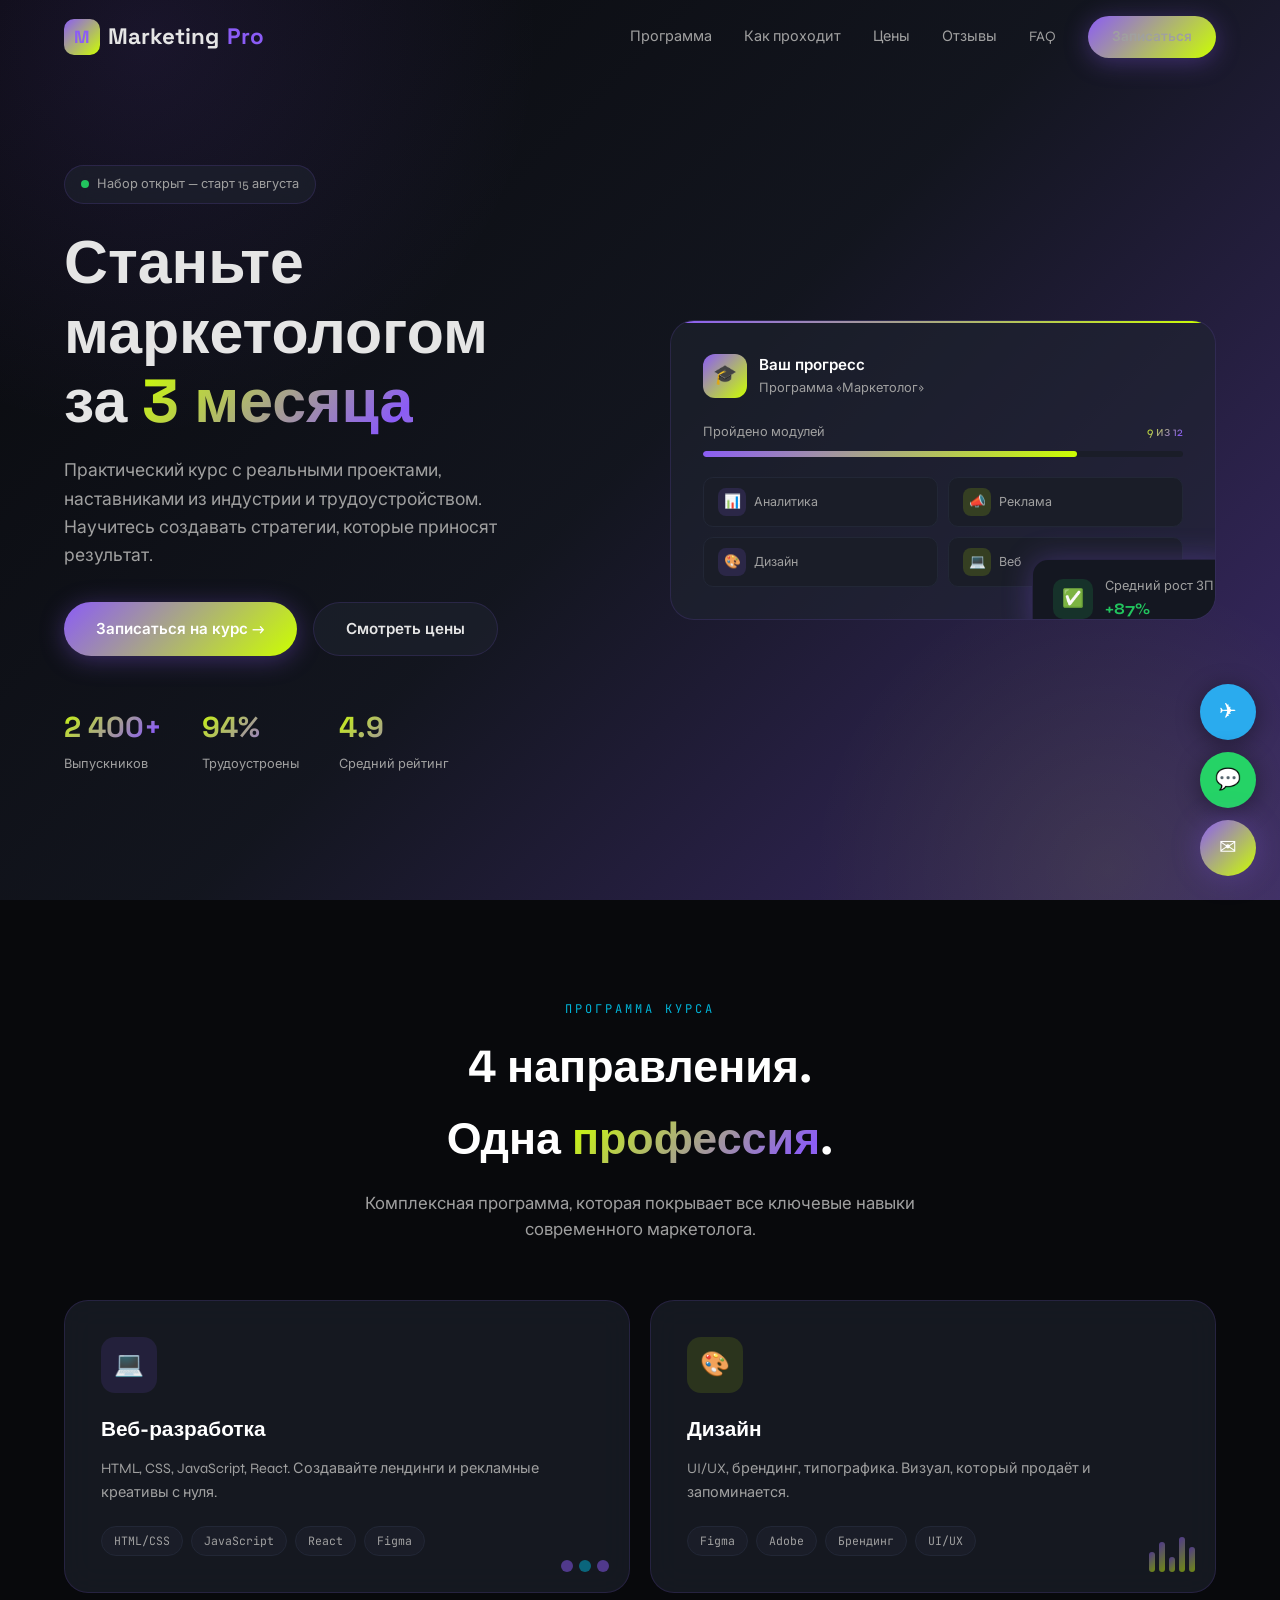
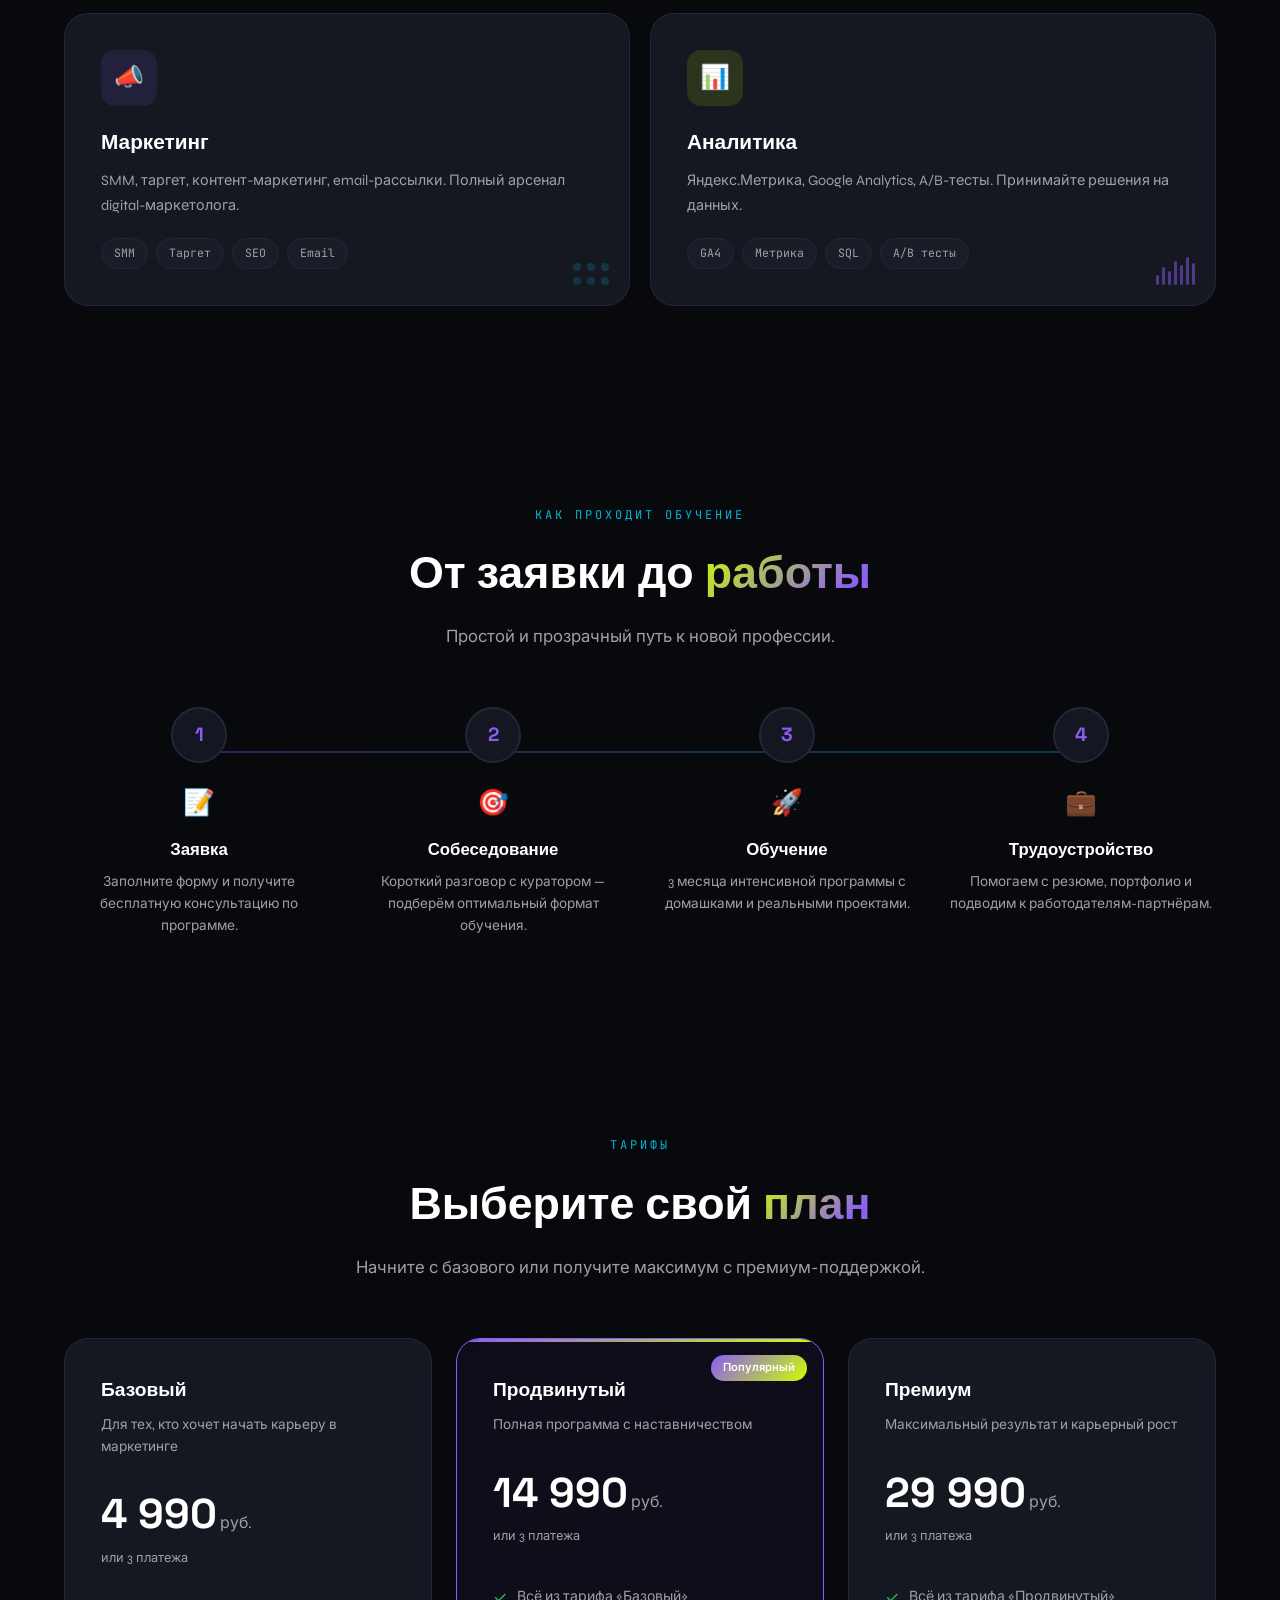
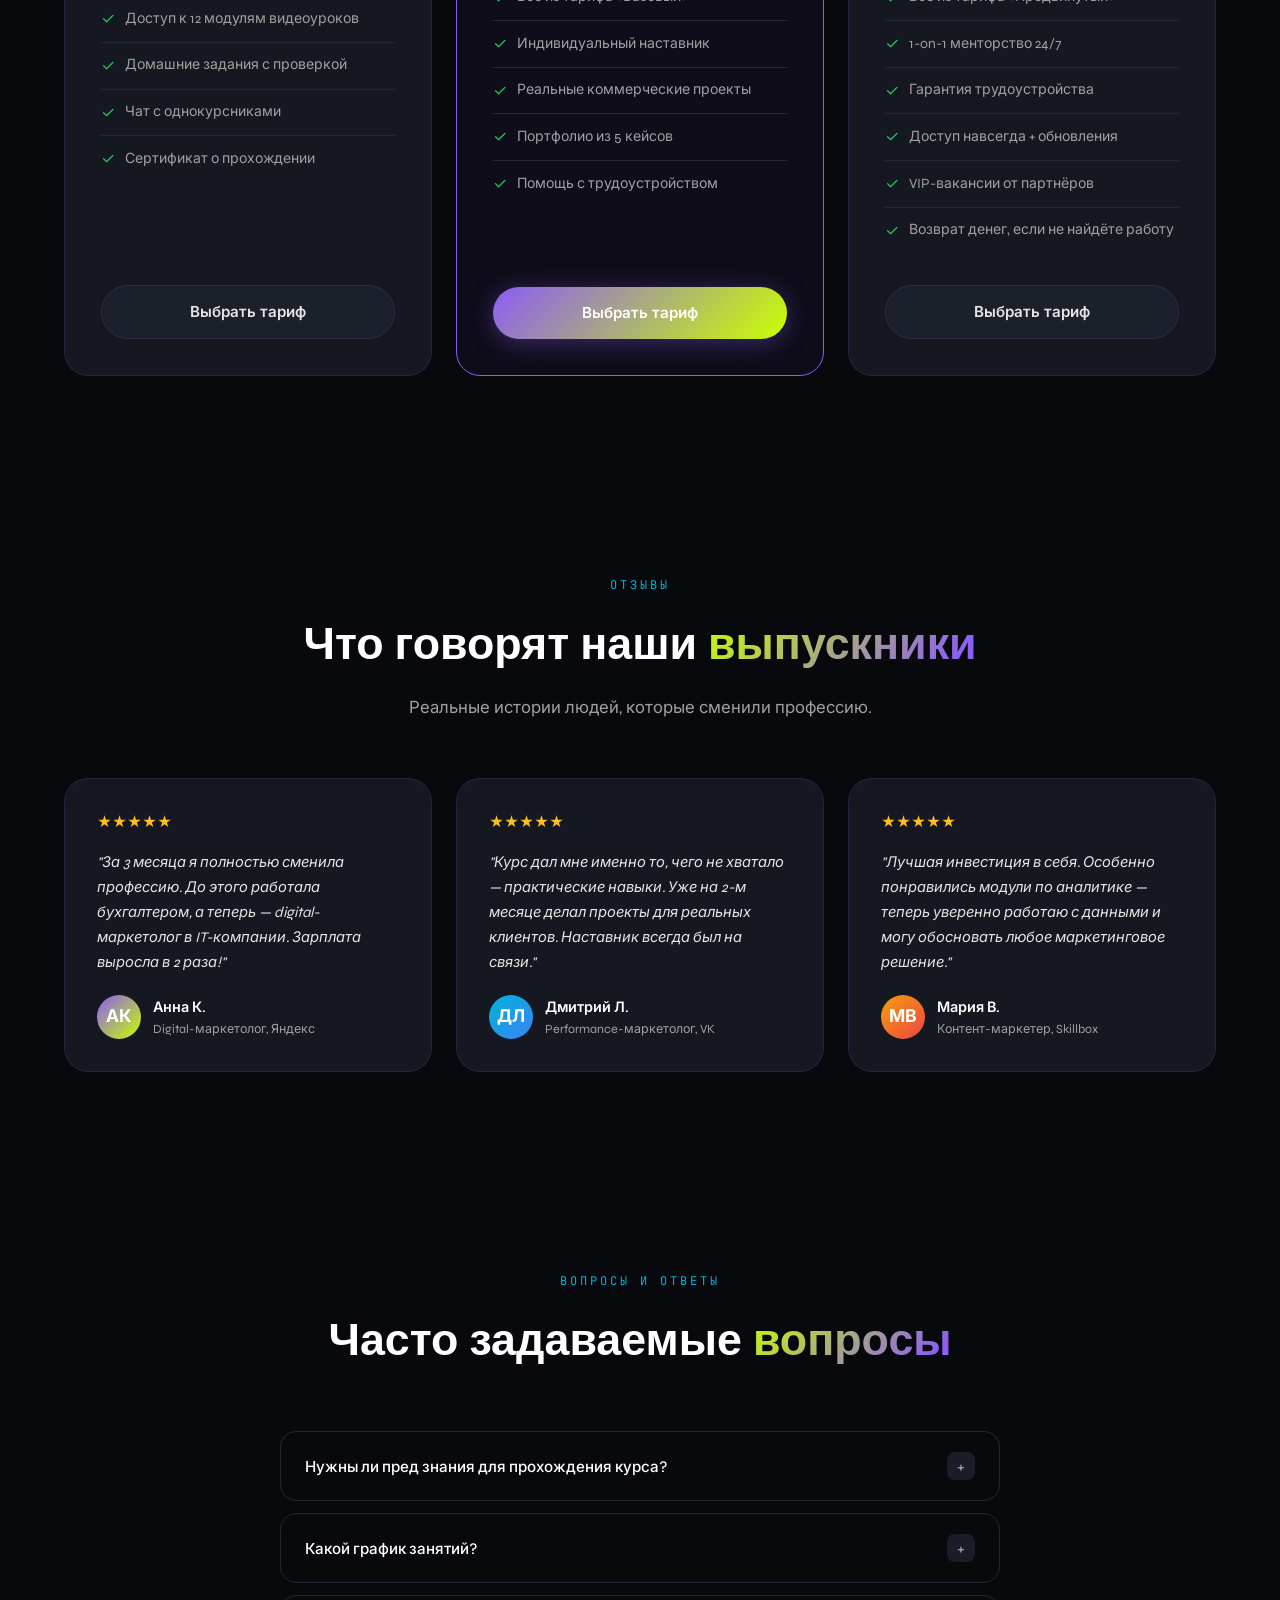
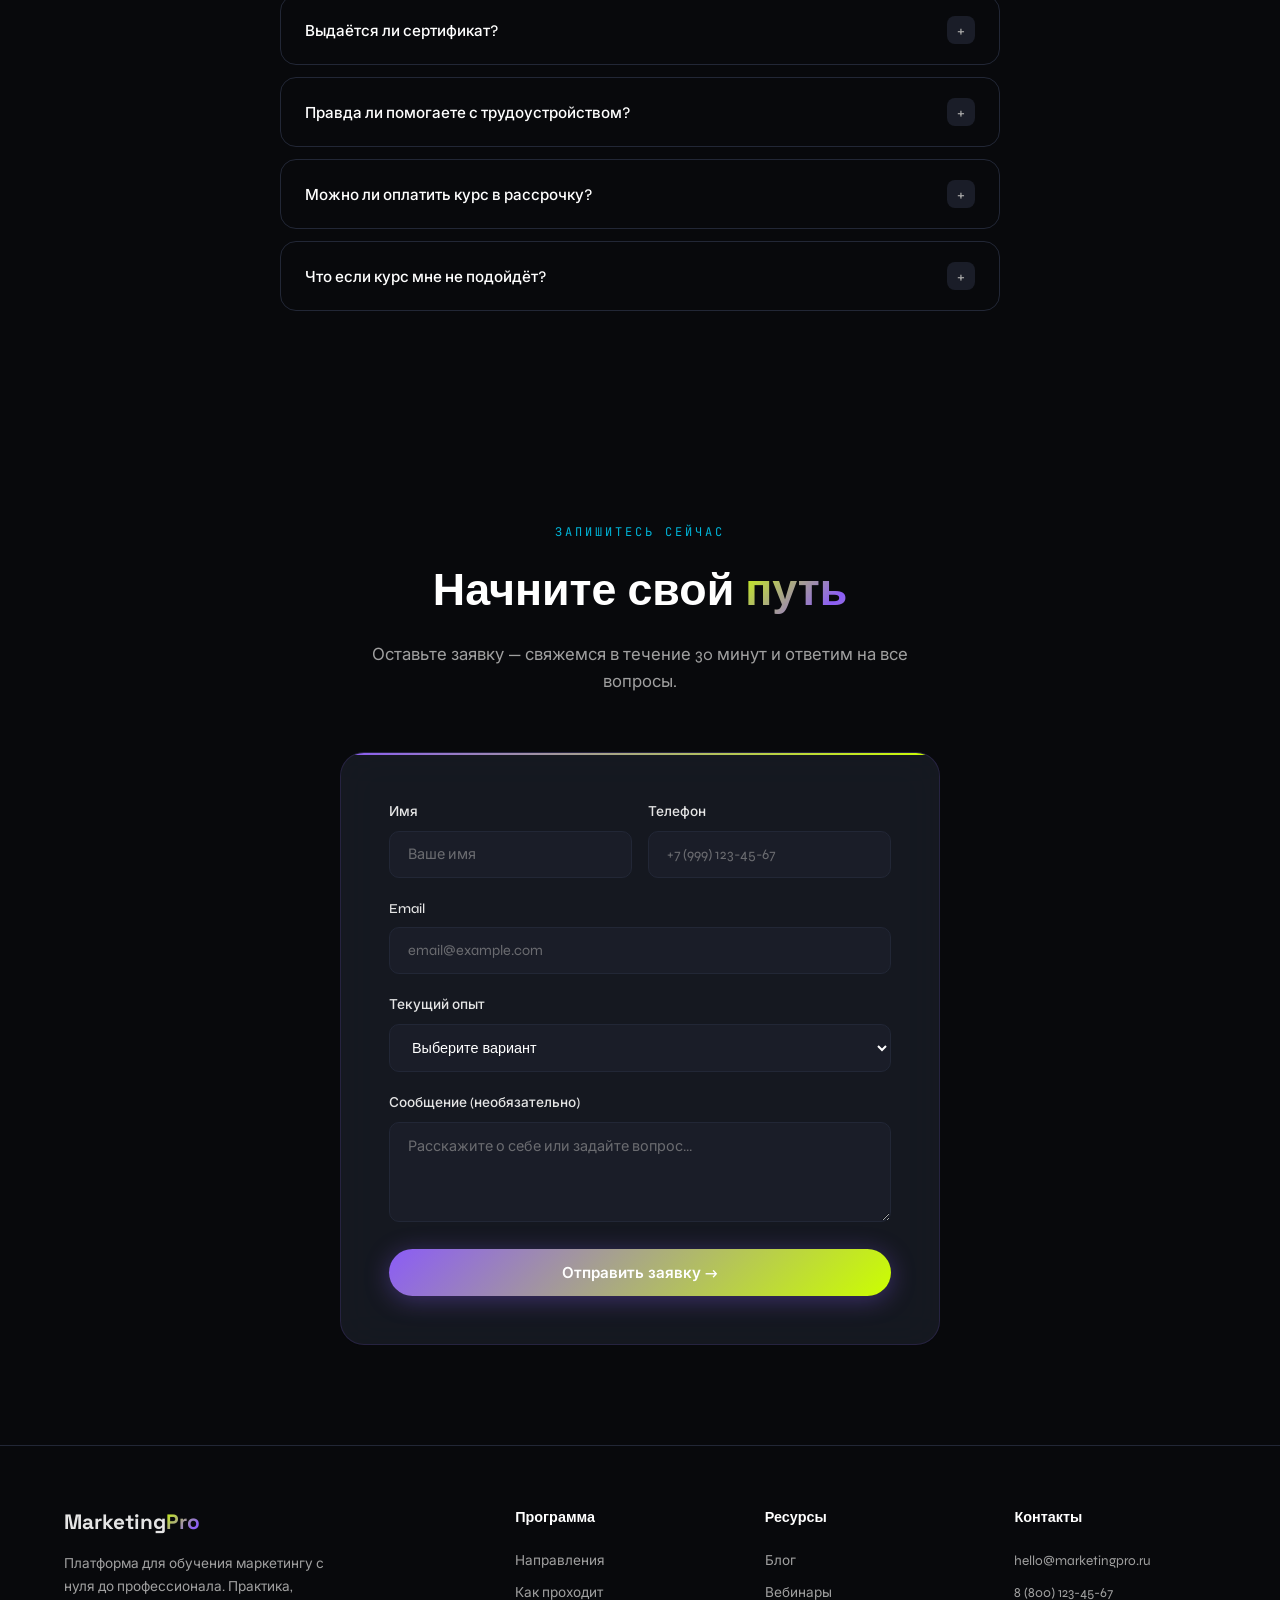
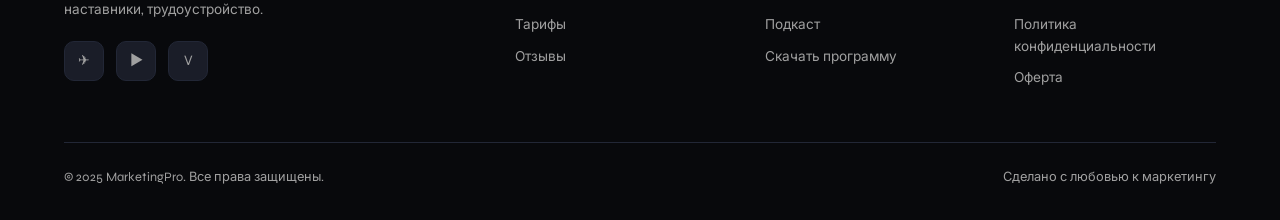
<file: index.html>
<!DOCTYPE html>
<html lang="ru">
<head>
  <meta charset="UTF-8">
  <meta name="viewport" content="width=device-width, initial-scale=1.0">
  <title>MarketPro Academy — Курсы по маркетингу</title>
  <meta name="description" content="Научитесь маркетингу за 3 месяца. Курсы с практикой, менторами и трудоустройством.">

  <!-- Open Graph -->
  <meta property="og:title" content="MarketPro Academy — Курсы по маркетингу">
  <meta property="og:description" content="Научитесь маркетингу за 3 месяца. Курсы с практикой, менторами и трудоустройством.">
  <meta property="og:type" content="website">

  <!-- Canonical -->
  <link rel="canonical" href="https://example.com/landing-marketing/">

  <!-- Schema.org JSON-LD -->
  <script type="application/ld+json">
  {
    "@context": "https://schema.org",
    "@type": "Course",
    "name": "MarketPro Academy — Курсы по маркетингу",
    "description": "Научитесь маркетингу за 3 месяца. Курсы с практикой, менторами и трудоустройством.",
    "provider": {
      "@type": "Organization",
      "name": "MarketPro Academy"
    },
    "educationalLevel": "Professional",
    "timeRequired": "P3M",
    "offers": {
      "@type": "Offer",
      "price": "19900",
      "priceCurrency": "RUB"
    }
  }
  </script>

  <!-- Fonts -->
  <link rel="preconnect" href="https://fonts.googleapis.com">
  <link rel="preconnect" href="https://fonts.gstatic.com" crossorigin>
  <link href="https://fonts.googleapis.com/css2?family=Inter:wght@400;500;600;700&family=JetBrains+Mono:wght@400;500&family=Space+Grotesk:wght@500;600;700&family=Syne:wght@600;700;800&display=swap" rel="stylesheet">

  <link rel="stylesheet" href="css/style.css">
</head>
<body>

  <!-- ======== NAV ======== -->
  <nav class="nav">
    <div class="container">
      <a href="#" class="nav-logo">
        <span class="nav-logo-icon">M</span>
        Marketing<span>Pro</span>
      </a>
      <div class="nav-links">
        <a href="#bento">Программа</a>
        <a href="#steps">Как проходит</a>
        <a href="#pricing">Цены</a>
        <a href="#testimonials">Отзывы</a>
        <a href="#faq">FAQ</a>
        <a href="#form" class="btn btn-primary nav-cta">Записаться</a>
      </div>
      <button class="nav-burger" aria-label="Меню">
        <span></span><span></span><span></span>
      </button>
    </div>
  </nav>

  <!-- ======== HERO ======== -->
  <section class="hero" style="background: linear-gradient(135deg, rgba(8,9,12,0.92) 0%, rgba(20,23,33,0.88) 50%, rgba(139,92,246,0.4) 100%), url('https://images.unsplash.com/photo-1460925895917-afdab827c52f?w=1600&h=900&fit=crop') center/cover no-repeat;">
    <div class="container">
      <div class="hero-content" id="hero-content">
        <!-- JS generates hero content via innerHTML -->
      </div>
      <div class="hero-visual">
        <div class="hero-card">
          <div class="hero-card-header">
            <div class="hero-card-avatar">🎓</div>
            <div>
              <div class="hero-card-name">Ваш прогресс</div>
              <div class="hero-card-role">Программа «Маркетолог»</div>
            </div>
          </div>
          <div class="hero-card-progress">
            <div class="progress-label">
              <span>Пройдено модулей</span>
              <span class="gradient-text">9 из 12</span>
            </div>
            <div class="progress-bar">
              <div class="progress-fill"></div>
            </div>
          </div>
          <div class="hero-card-modules">
            <div class="module-chip">
              <span class="module-chip-icon purple">📊</span>
              Аналитика
            </div>
            <div class="module-chip">
              <span class="module-chip-icon cyan">📣</span>
              Реклама
            </div>
            <div class="module-chip">
              <span class="module-chip-icon purple">🎨</span>
              Дизайн
            </div>
            <div class="module-chip">
              <span class="module-chip-icon cyan">💻</span>
              Веб
            </div>
          </div>
          <div class="hero-floating-badge">
            <div class="hero-floating-badge-icon">✅</div>
            <div>
              <div class="hero-floating-badge-text">Средний рост ЗП</div>
              <div class="hero-floating-badge-value">+87%</div>
            </div>
          </div>
        </div>
      </div>
    </div>
  </section>

  <!-- ======== BENTO GRID ======== -->
  <section class="bento" id="bento">
    <div class="container">
      <div class="section-header reveal">
        <div class="section-label">Программа курса</div>
        <h2 class="section-title">4 направления.<br>Одна <span class="gradient-text">профессия</span>.</h2>
        <p class="section-subtitle">Комплексная программа, которая покрывает все ключевые навыки современного маркетолога.</p>
      </div>
      <div class="bento-grid" id="bento-grid">
        <!-- JS generates bento cards via innerHTML -->
      </div>
    </div>
  </section>

  <!-- ======== STEPS ======== -->
  <section class="steps" id="steps">
    <div class="container">
      <div class="section-header reveal">
        <div class="section-label">Как проходит обучение</div>
        <h2 class="section-title">От заявки до <span class="gradient-text">работы</span></h2>
        <p class="section-subtitle">Простой и прозрачный путь к новой профессии.</p>
      </div>
      <div class="steps-grid" id="steps-grid">
        <!-- JS generates steps via innerHTML -->
      </div>
    </div>
  </section>

  <!-- ======== PRICING ======== -->
  <section class="pricing" id="pricing">
    <div class="container">
      <div class="section-header reveal">
        <div class="section-label">Тарифы</div>
        <h2 class="section-title">Выберите свой <span class="gradient-text">план</span></h2>
        <p class="section-subtitle">Начните с базового или получите максимум с премиум-поддержкой.</p>
      </div>
      <div class="pricing-grid" id="pricing-grid">
        <!-- JS generates pricing cards via innerHTML -->
      </div>
    </div>
  </section>

  <!-- ======== TESTIMONIALS ======== -->
  <section class="testimonials" id="testimonials">
    <div class="container">
      <div class="section-header reveal">
        <div class="section-label">Отзывы</div>
        <h2 class="section-title">Что говорят наши <span class="gradient-text">выпускники</span></h2>
        <p class="section-subtitle">Реальные истории людей, которые сменили профессию.</p>
      </div>
      <div class="testimonials-grid" id="testimonials-grid">
        <!-- JS generates testimonials via innerHTML -->
      </div>
    </div>
  </section>

  <!-- ======== FAQ ======== -->
  <section class="faq" id="faq">
    <div class="container">
      <div class="section-header reveal">
        <div class="section-label">Вопросы и ответы</div>
        <h2 class="section-title">Часто задаваемые <span class="gradient-text">вопросы</span></h2>
      </div>
      <div class="faq-list" id="faq-list">
        <!-- JS generates FAQ items via innerHTML -->
      </div>
    </div>
  </section>

  <!-- ======== FORM ======== -->
  <section class="form-section" id="form">
    <div class="container">
      <div class="section-header reveal">
        <div class="section-label">Запишитесь сейчас</div>
        <h2 class="section-title">Начните свой <span class="gradient-text">путь</span></h2>
        <p class="section-subtitle">Оставьте заявку — свяжемся в течение 30 минут и ответим на все вопросы.</p>
      </div>
      <div class="form-wrapper reveal">
        <form action="https://formsubmit.co/YOUR_EMAIL@email.com" method="POST" id="lead-form">
          <input type="hidden" name="_subject" value="Новая заявка — MarketPro Academy">
          <input type="hidden" name="_template" value="table">
          <input type="hidden" name="_captcha" value="false">
          <input type="hidden" name="_next" value="https://example.com/landing-marketing/">
          <div class="form-row">
            <div class="form-group">
              <label class="form-label" for="name">Имя</label>
              <input class="form-input" type="text" id="name" placeholder="Ваше имя" required>
            </div>
            <div class="form-group">
              <label class="form-label" for="phone">Телефон</label>
              <input class="form-input" type="tel" id="phone" placeholder="+7 (999) 123-45-67" required>
            </div>
          </div>
          <div class="form-group">
            <label class="form-label" for="email">Email</label>
            <input class="form-input" type="email" id="email" placeholder="email@example.com" required>
          </div>
          <div class="form-group">
            <label class="form-label" for="experience">Текущий опыт</label>
            <select class="form-input" id="experience">
              <option value="">Выберите вариант</option>
              <option value="none">Без опыта</option>
              <option value="junior">До 1 года</option>
              <option value="mid">1–3 года</option>
              <option value="senior">Более 3 лет</option>
            </select>
          </div>
          <div class="form-group">
            <label class="form-label" for="message">Сообщение (необязательно)</label>
            <textarea class="form-textarea" id="message" placeholder="Расскажите о себе или задайте вопрос..."></textarea>
          </div>
          <button type="submit" class="btn btn-primary" style="width:100%;">Отправить заявку →</button>
        </form>
      </div>
    </div>
  </section>

  <!-- ======== FOOTER ======== -->
  <footer class="footer">
    <div class="container">
      <div class="footer-grid">
        <div class="footer-brand">
          <div class="footer-brand-name">Marketing<span class="gradient-text">Pro</span></div>
          <p class="footer-brand-desc">Платформа для обучения маркетингу с нуля до профессионала. Практика, наставники, трудоустройство.</p>
          <div class="footer-socials">
            <a href="#" class="footer-social" aria-label="Telegram">✈</a>
            <a href="#" class="footer-social" aria-label="YouTube">▶</a>
            <a href="#" class="footer-social" aria-label="VK">V</a>
          </div>
        </div>
        <div class="footer-col">
          <div class="footer-col-title">Программа</div>
          <a href="#bento">Направления</a>
          <a href="#steps">Как проходит</a>
          <a href="#pricing">Тарифы</a>
          <a href="#testimonials">Отзывы</a>
        </div>
        <div class="footer-col">
          <div class="footer-col-title">Ресурсы</div>
          <a href="#">Блог</a>
          <a href="#">Вебинары</a>
          <a href="#">Подкаст</a>
          <a href="#">Скачать программу</a>
        </div>
        <div class="footer-col">
          <div class="footer-col-title">Контакты</div>
          <a href="mailto:hello@marketingpro.ru">hello@marketingpro.ru</a>
          <a href="tel:+78001234567">8 (800) 123-45-67</a>
          <a href="#">Политика конфиденциальности</a>
          <a href="#">Оферта</a>
        </div>
      </div>
      <div class="footer-bottom">
        <span>&copy; 2025 MarketingPro. Все права защищены.</span>
        <span>Сделано с любовью к маркетингу</span>
      </div>
    </div>
  </footer>

  <!-- ======== FLOATING CHAT BUTTONS ======== -->
  <div class="chat-buttons">
    <a href="#" class="chat-btn chat-btn-tg" aria-label="Telegram">
      ✈
      <span class="chat-btn-tooltip">Написать в Telegram</span>
    </a>
    <a href="#" class="chat-btn chat-btn-wa" aria-label="WhatsApp">
      💬
      <span class="chat-btn-tooltip">Написать в WhatsApp</span>
    </a>
    <a href="#form" class="chat-btn chat-btn-chat" aria-label="Записаться">
      ✉
      <span class="chat-btn-tooltip">Записаться на курс</span>
    </a>
  </div>

  <script src="js/main.js"></script>
</body>
</html>
</file>
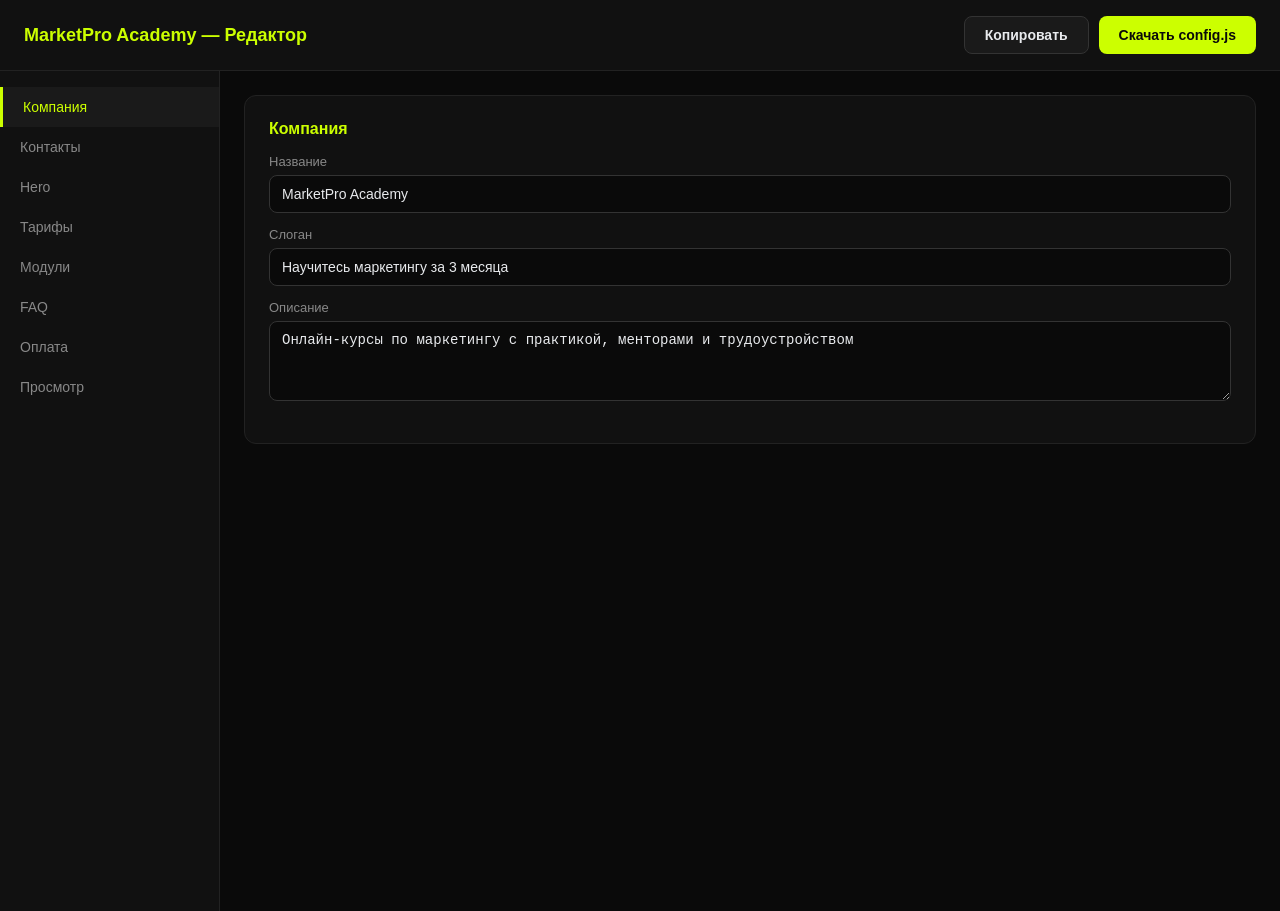
<file: editor.html>
<!DOCTYPE html>
<html lang="ru">
<head>
  <meta charset="UTF-8">
  <meta name="viewport" content="width=device-width, initial-scale=1.0">
  <title>MarketPro Academy — Редактор конфигурации</title>
  <style>
    * { margin: 0; padding: 0; box-sizing: border-box; }
    body { font-family: 'Inter', -apple-system, sans-serif; background: #0A0A0A; color: #E8EAED; min-height: 100vh; }
    .header { background: #111111; border-bottom: 1px solid #222; padding: 16px 24px; display: flex; justify-content: space-between; align-items: center; position: sticky; top: 0; z-index: 100; }
    .header h1 { font-size: 18px; color: #CCFF00; }
    .header-actions { display: flex; gap: 10px; }
    .btn { padding: 10px 20px; border: none; border-radius: 8px; cursor: pointer; font-weight: 600; font-size: 14px; transition: all 0.2s; }
    .btn-primary { background: #CCFF00; color: #0A0A0A; }
    .btn-primary:hover { background: #B8E600; }
    .btn-secondary { background: #1A1A1A; color: #E8EAED; border: 1px solid #333; }
    .btn-secondary:hover { background: #333; }
    .btn-danger { background: #EF4444; color: #fff; }
    .container { display: flex; height: calc(100vh - 60px); }
    .sidebar { width: 220px; background: #111111; border-right: 1px solid #222; padding: 16px 0; flex-shrink: 0; }
    .sidebar button { width: 100%; padding: 12px 20px; background: none; border: none; color: #888; text-align: left; cursor: pointer; font-size: 14px; transition: all 0.2s; }
    .sidebar button:hover { background: #1A1A1A; color: #E8EAED; }
    .sidebar button.active { background: #1A1A1A; color: #CCFF00; border-left: 3px solid #CCFF00; }
    .main { flex: 1; overflow-y: auto; padding: 24px; }
    .tab-content { display: none; }
    .tab-content.active { display: block; }
    .section { background: #111111; border: 1px solid #222; border-radius: 12px; padding: 24px; margin-bottom: 20px; }
    .section h2 { font-size: 16px; color: #CCFF00; margin-bottom: 16px; }
    .section h3 { font-size: 14px; color: #888; margin: 16px 0 10px; }
    .form-group { margin-bottom: 14px; }
    .form-group label { display: block; font-size: 13px; color: #888; margin-bottom: 6px; }
    .form-group input, .form-group textarea { width: 100%; padding: 10px 12px; background: #0A0A0A; border: 1px solid #333; border-radius: 8px; color: #E8EAED; font-size: 14px; }
    .form-group input:focus, .form-group textarea:focus { outline: none; border-color: #CCFF00; }
    .form-group textarea { min-height: 80px; resize: vertical; }
    .form-row { display: grid; grid-template-columns: 1fr 1fr; gap: 14px; }
    .form-row-3 { display: grid; grid-template-columns: 1fr 1fr 1fr; gap: 14px; }
    .stat-row { display: grid; grid-template-columns: 1fr 2fr; gap: 14px; align-items: end; margin-bottom: 10px; }
    .plan-card { background: #0A0A0A; border: 1px solid #333; border-radius: 10px; padding: 16px; margin-bottom: 16px; }
    .plan-card .plan-header { display: flex; justify-content: space-between; align-items: center; margin-bottom: 12px; gap: 10px; }
    .plan-card .plan-header input { flex: 1; font-size: 16px; font-weight: 600; }
    .list-item { background: #0A0A0A; border: 1px solid #333; border-radius: 8px; padding: 12px; margin-bottom: 10px; display: flex; gap: 10px; align-items: start; }
    .list-item input { flex: 1; }
    .list-item .btn-remove { background: #EF4444; color: #fff; border: none; border-radius: 6px; padding: 6px 10px; cursor: pointer; flex-shrink: 0; }
    .btn-add { background: #1A1A1A; color: #CCFF00; border: 1px dashed #333; border-radius: 8px; padding: 10px; width: 100%; cursor: pointer; font-size: 14px; margin-top: 10px; }
    .btn-add:hover { border-color: #CCFF00; }
    .checkbox-group { display: flex; align-items: center; gap: 8px; }
    .checkbox-group input[type="checkbox"] { width: 18px; height: 18px; accent-color: #CCFF00; }
    .preview { background: #0A0A0A; border: 1px solid #333; border-radius: 12px; padding: 16px; margin-top: 16px; max-height: 400px; overflow-y: auto; }
    .preview pre { font-family: 'Fira Code', monospace; font-size: 12px; color: #888; white-space: pre-wrap; word-break: break-all; }
    @media (max-width: 768px) {
      .container { flex-direction: column; }
      .sidebar { width: 100%; display: flex; overflow-x: auto; padding: 0; }
      .sidebar button { white-space: nowrap; border-left: none !important; border-bottom: 3px solid transparent; }
      .sidebar button.active { border-bottom-color: #CCFF00; }
      .form-row, .form-row-3 { grid-template-columns: 1fr; }
    }
  </style>
</head>
<body>
  <div class="header">
    <h1>MarketPro Academy — Редактор</h1>
    <div class="header-actions">
      <button class="btn btn-secondary" onclick="copyConfig()">Копировать</button>
      <button class="btn btn-primary" onclick="downloadConfig()">Скачать config.js</button>
    </div>
  </div>

  <div class="container">
    <div class="sidebar">
      <button class="active" onclick="showTab('company')">Компания</button>
      <button onclick="showTab('contact')">Контакты</button>
      <button onclick="showTab('hero')">Hero</button>
      <button onclick="showTab('pricing')">Тарифы</button>
      <button onclick="showTab('modules')">Модули</button>
      <button onclick="showTab('faq')">FAQ</button>
      <button onclick="showTab('payment')">Оплата</button>
      <button onclick="showTab('preview')">Просмотр</button>
    </div>

    <div class="main">
      <div class="tab-content active" id="tab-company">
        <div class="section">
          <h2>Компания</h2>
          <div class="form-group"><label>Название</label><input type="text" id="company-name" value="MarketPro Academy" oninput="generatePreview()"></div>
          <div class="form-group"><label>Слоган</label><input type="text" id="company-slogan" value="Научитесь маркетингу за 3 месяца" oninput="generatePreview()"></div>
          <div class="form-group"><label>Описание</label><textarea id="company-description" oninput="generatePreview()">Онлайн-курсы по маркетингу с практикой, менторами и трудоустройством</textarea></div>
        </div>
      </div>

      <div class="tab-content" id="tab-contact">
        <div class="section">
          <h2>Контакты</h2>
          <div class="form-row">
            <div class="form-group"><label>Телефон (отображение)</label><input type="text" id="contact-phone" value="+7 (800) 234-56-78" oninput="generatePreview()"></div>
            <div class="form-group"><label>Телефон (ссылка)</label><input type="text" id="contact-phoneLink" value="+78002345678" oninput="generatePreview()"></div>
          </div>
          <div class="form-row">
            <div class="form-group"><label>Email</label><input type="email" id="contact-email" value="info@marketpro.ru" oninput="generatePreview()"></div>
            <div class="form-group"><label>WhatsApp</label><input type="text" id="contact-whatsapp" value="79002345678" oninput="generatePreview()"></div>
          </div>
          <div class="form-row">
            <div class="form-group"><label>Telegram</label><input type="text" id="contact-telegram" value="marketpro_bot" oninput="generatePreview()"></div>
            <div class="form-group"><label>Адрес</label><input type="text" id="contact-address" value="" oninput="generatePreview()"></div>
          </div>
          <div class="form-group"><label>Часы работы</label><input type="text" id="contact-workHours" value="" oninput="generatePreview()"></div>
        </div>
      </div>

      <div class="tab-content" id="tab-hero">
        <div class="section">
          <h2>Hero-секция</h2>
          <div class="form-group"><label>Заголовок</label><input type="text" id="hero-headline" value="Научитесь маркетингу за 3 месяца" oninput="generatePreview()"></div>
          <div class="form-group"><label>Подзаголовок</label><input type="text" id="hero-subtitle" value="Курсы с практикой, менторами и трудоустройством" oninput="generatePreview()"></div>
          <div class="form-group"><label>Текст кнопки</label><input type="text" id="hero-ctaText" value="Выбрать тариф" oninput="generatePreview()"></div>
          <h3>Статистика</h3>
          <div id="stats-container">
            <div class="stat-row"><div class="form-group"><label>Значение</label><input type="text" class="stat-value" value="5 000+" oninput="generatePreview()"></div><div class="form-group"><label>Подпись</label><input type="text" class="stat-label" value="выпускников" oninput="generatePreview()"></div></div>
            <div class="stat-row"><div class="form-group"><label>Значение</label><input type="text" class="stat-value" value="95%" oninput="generatePreview()"></div><div class="form-group"><label>Подпись</label><input type="text" class="stat-label" value="трудоустройство" oninput="generatePreview()"></div></div>
            <div class="stat-row"><div class="form-group"><label>Значение</label><input type="text" class="stat-value" value="50+" oninput="generatePreview()"></div><div class="form-group"><label>Подпись</label><input type="text" class="stat-label" value="курсов" oninput="generatePreview()"></div></div>
            <div class="stat-row"><div class="form-group"><label>Значение</label><input type="text" class="stat-value" value="4.9" oninput="generatePreview()"></div><div class="form-group"><label>Подпись</label><input type="text" class="stat-label" value="рейтинг" oninput="generatePreview()"></div></div>
          </div>
        </div>
      </div>

      <div class="tab-content" id="tab-pricing">
        <div id="pricing-container"></div>
        <button class="btn-add" onclick="addPlan()">+ Добавить тариф</button>
      </div>

      <div class="tab-content" id="tab-modules">
        <div id="modules-container"></div>
        <button class="btn-add" onclick="addModule()">+ Добавить модуль</button>
      </div>

      <div class="tab-content" id="tab-faq">
        <div id="faq-container"></div>
        <button class="btn-add" onclick="addFaq()">+ Добавить вопрос</button>
      </div>

      <div class="tab-content" id="tab-payment">
        <div class="section">
          <h2>Способы оплаты</h2>
          <div class="form-group"><label>Способы оплаты (через запятую)</label><input type="text" id="payment-methods" value="Карты, СБП, ЮMoney, Рассрочка" oninput="generatePreview()"></div>
          <div class="form-group"><label>Дедлайн (дней для таймера)</label><input type="number" id="payment-deadline" value="2" min="0" oninput="generatePreview()"></div>
        </div>
      </div>

      <div class="tab-content" id="tab-preview">
        <div class="section">
          <h2>Предпросмотр config.js</h2>
          <div class="preview"><pre id="preview-output"></pre></div>
        </div>
      </div>
    </div>
  </div>

  <script>
    const defaultPlans = [
      { name: "Старт", price: "4 990", currency: "₽", description: "Для тех, кто хочет попробовать", features: ["Доступ к 3 курсам","Видеоуроки","Домашние задания","Чат с куратором","Бессрочный доступ"], excluded: ["Сертификат","Менторство","Комьюнити"], popular: false },
      { name: "Профессионал", price: "14 990", currency: "₽", description: "Для серьёзного результата", features: ["Все 50+ курсов","Практические задания","Сертификат","Ментор 1 раз/нед","Комьюнити","Бессрочный доступ"], excluded: ["Помощь с трудоустройством"], popular: true },
      { name: "Максимум", price: "29 990", currency: "₽", description: "Максимальный результат", features: ["Всё из Профессионал","Индивидуальный ментор","Помощь с трудоустройством","Приоритетная поддержка","Пожизненный доступ"], excluded: [], popular: false }
    ];

    const defaultModules = [
      { title: "SMM", description: "Социальные сети, контент, вовлечение", lessons: 15 },
      { title: "Таргетированная реклама", description: "Яндекс.Директ, VK Реклама, Facebook Ads", lessons: 12 },
      { title: "SEO", description: "Поисковая оптимизация, контент-маркетинг", lessons: 10 },
      { title: "Контент-маркетинг", description: "Статьи, видео, подкасты, рассылки", lessons: 8 },
      { title: "Аналитика", description: "Яндекс.Метрика, GA4, конверсии", lessons: 10 }
    ];

    const defaultFaq = [
      { question: "Нужен ли опыт?", answer: "Нет, начинаем с основ. Все курсы доступны новичкам." },
      { question: "Как проходит обучение?", answer: "Видеоуроки в записи + практика + ментор." },
      { question: "Помогаете ли с трудоустройством?", answer: "Да, на тарифе «Максимум»." },
      { question: "Можно ли оплатить частями?", answer: "Да, через рассрочку." },
      { question: "Есть ли гарантия?", answer: "Да, 14 дней с момента оплаты." }
    ];

    let plans = JSON.parse(JSON.stringify(defaultPlans));
    let modules = JSON.parse(JSON.stringify(defaultModules));
    let faqItems = JSON.parse(JSON.stringify(defaultFaq));

    function showTab(id) {
      document.querySelectorAll('.tab-content').forEach(t => t.classList.remove('active'));
      document.querySelectorAll('.sidebar button').forEach(b => b.classList.remove('active'));
      document.getElementById('tab-' + id).classList.add('active');
      event.target.classList.add('active');
      if (id === 'preview') generatePreview();
    }

    function renderPlans() {
      const container = document.getElementById('pricing-container');
      container.innerHTML = plans.map((p, i) => `
        <div class="plan-card">
          <div class="plan-header">
            <input type="text" value="${esc(p.name)}" onchange="plans[${i}].name=this.value;generatePreview()" placeholder="Название тарифа" style="font-size:16px;font-weight:600;">
            <div class="checkbox-group"><input type="checkbox" id="popular-${i}" ${p.popular?'checked':''} onchange="plans[${i}].popular=this.checked;generatePreview()"><label for="popular-${i}">Популярный</label></div>
            <button class="btn btn-danger" style="padding:6px 12px;font-size:12px;" onclick="removePlan(${i})">Удалить</button>
          </div>
          <div class="form-row-3">
            <div class="form-group"><label>Цена</label><input type="text" value="${esc(p.price)}" onchange="plans[${i}].price=this.value;generatePreview()"></div>
            <div class="form-group"><label>Валюта</label><input type="text" value="${esc(p.currency)}" onchange="plans[${i}].currency=this.value;generatePreview()"></div>
            <div class="form-group"><label>Описание</label><input type="text" value="${esc(p.description)}" onchange="plans[${i}].description=this.value;generatePreview()"></div>
          </div>
          <h3>Преимущества</h3>
          ${p.features.map((f, fi) => `<div style="display:flex;gap:6px;margin-bottom:4px;"><input type="text" value="${esc(f)}" onchange="plans[${i}].features[${fi}]=this.value;generatePreview()" style="flex:1;"><button class="btn-remove" onclick="plans[${i}].features.splice(${fi},1);renderPlans()">×</button></div>`).join('')}
          <button class="btn-add" style="margin-top:6px;" onclick="plans[${i}].features.push('');renderPlans()">+ Преимущество</button>
          <h3>Исключено</h3>
          ${p.excluded.map((e, ei) => `<div style="display:flex;gap:6px;margin-bottom:4px;"><input type="text" value="${esc(e)}" onchange="plans[${i}].excluded[${ei}]=this.value;generatePreview()" style="flex:1;"><button class="btn-remove" onclick="plans[${i}].excluded.splice(${ei},1);renderPlans()">×</button></div>`).join('')}
          <button class="btn-add" style="margin-top:6px;" onclick="plans[${i}].excluded.push('');renderPlans()">+ Исключение</button>
        </div>
      `).join('');
    }

    function addPlan() { plans.push({ name: "Новый тариф", price: "0", currency: "₽", description: "", features: [], excluded: [], popular: false }); renderPlans(); generatePreview(); }
    function removePlan(i) { plans.splice(i, 1); renderPlans(); generatePreview(); }

    function renderModules() {
      document.getElementById('modules-container').innerHTML = modules.map((m, i) => `
        <div class="list-item">
          <div style="flex:1;display:grid;grid-template-columns:1fr 2fr auto;gap:10px;">
            <input type="text" value="${esc(m.title)}" onchange="modules[${i}].title=this.value;generatePreview()" placeholder="Название">
            <input type="text" value="${esc(m.description)}" onchange="modules[${i}].description=this.value;generatePreview()" placeholder="Описание">
            <input type="number" value="${m.lessons}" onchange="modules[${i}].lessons=parseInt(this.value)||0;generatePreview()" placeholder="Уроков" style="width:80px;">
          </div>
          <button class="btn-remove" onclick="modules.splice(${i},1);renderModules()">×</button>
        </div>
      `).join('');
    }

    function addModule() { modules.push({ title: "", description: "", lessons: 0 }); renderModules(); generatePreview(); }

    function renderFaq() {
      document.getElementById('faq-container').innerHTML = faqItems.map((f, i) => `
        <div class="list-item" style="flex-direction:column;">
          <div style="display:flex;gap:10px;width:100%;">
            <input type="text" value="${esc(f.question)}" onchange="faqItems[${i}].question=this.value;generatePreview()" placeholder="Вопрос" style="flex:1;">
            <button class="btn-remove" onclick="faqItems.splice(${i},1);renderFaq()">×</button>
          </div>
          <textarea onchange="faqItems[${i}].answer=this.value;generatePreview()" placeholder="Ответ" style="width:100%;margin-top:8px;">${esc(f.answer)}</textarea>
        </div>
      `).join('');
    }

    function addFaq() { faqItems.push({ question: "", answer: "" }); renderFaq(); generatePreview(); }

    function esc(s) { return String(s).replace(/"/g, '&quot;').replace(/</g, '&lt;').replace(/>/g, '&gt;'); }

    function getConfig() {
      return {
        company: { name: document.getElementById('company-name').value, slogan: document.getElementById('company-slogan').value, description: document.getElementById('company-description').value },
        contact: { phone: document.getElementById('contact-phone').value, phoneLink: document.getElementById('contact-phoneLink').value, email: document.getElementById('contact-email').value, whatsapp: document.getElementById('contact-whatsapp').value, telegram: document.getElementById('contact-telegram').value, address: document.getElementById('contact-address').value, workHours: document.getElementById('contact-workHours').value },
        hero: { headline: document.getElementById('hero-headline').value, subtitle: document.getElementById('hero-subtitle').value, ctaText: document.getElementById('hero-ctaText').value, stats: Array.from(document.querySelectorAll('#stats-container .stat-row')).map(row => ({ value: row.querySelector('.stat-value').value, label: row.querySelector('.stat-label').value })) },
        pricing: plans, modules: modules, faq: faqItems,
        payment: { methods: document.getElementById('payment-methods').value.split(',').map(s => s.trim()).filter(Boolean), deadline: parseInt(document.getElementById('payment-deadline').value) || 0 }
      };
    }

    function jsString(obj, indent) {
      indent = indent || 0; const pad = '  '.repeat(indent); const pad1 = '  '.repeat(indent + 1);
      if (Array.isArray(obj)) { if (obj.length === 0) return '[]'; if (typeof obj[0] === 'string') return '[\n' + obj.map(s => pad1 + '"' + s.replace(/\\/g, '\\\\').replace(/"/g, '\\"') + '"').join(',\n') + '\n' + pad + ']'; return '[\n' + obj.map(item => pad1 + jsString(item, indent + 1)).join(',\n') + '\n' + pad + ']'; }
      if (typeof obj === 'object' && obj !== null) { const keys = Object.keys(obj); if (keys.length === 0) return '{}'; return '{\n' + keys.map(k => { const v = obj[k]; const val = typeof v === 'string' ? '"' + v.replace(/\\/g, '\\\\').replace(/"/g, '\\"') + '"' : typeof v === 'number' ? v : typeof v === 'boolean' ? v : jsString(v, indent + 1); return pad1 + k + ': ' + val; }).join(',\n') + '\n' + pad + '}'; }
      return String(obj);
    }

    function generateConfigString() {
      const config = getConfig();
      return `// ============================================================\n// CONFIG.JS — РЕДАКТОР КОНТЕНТА\n// ============================================================\n\nconst CONFIG = ${jsString(config, 0)};\n`;
    }

    function generatePreview() { const el = document.getElementById('preview-output'); if (!el) return; el.textContent = generateConfigString(); }

    function downloadConfig() { const blob = new Blob([generateConfigString()], { type: 'text/javascript' }); const a = document.createElement('a'); a.href = URL.createObjectURL(blob); a.download = 'config.js'; a.click(); URL.revokeObjectURL(a.href); }

    function copyConfig() { navigator.clipboard.writeText(generateConfigString()).then(() => { const btn = event.target; const orig = btn.textContent; btn.textContent = 'Скопировано!'; setTimeout(() => btn.textContent = orig, 2000); }); }

    renderPlans(); renderModules(); renderFaq(); generatePreview();
  </script>
</body>
</html>
</file>
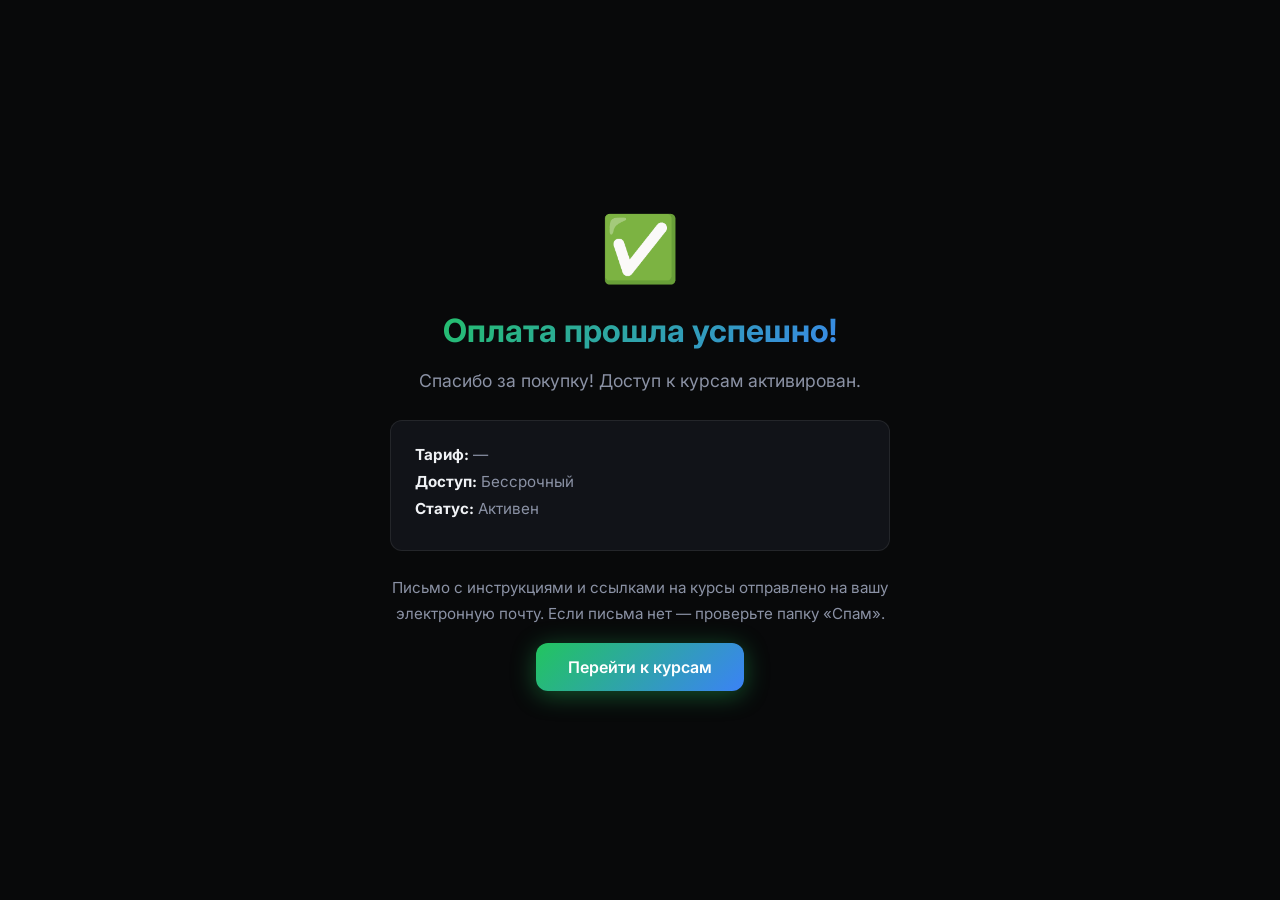
<file: success.html>
<!DOCTYPE html>
<html lang="ru">
<head>
  <meta charset="UTF-8">
  <meta name="viewport" content="width=device-width, initial-scale=1.0">
  <title>Оплата прошла успешно!</title>
  <link rel="preconnect" href="https://fonts.googleapis.com">
  <link rel="preconnect" href="https://fonts.gstatic.com" crossorigin>
  <link href="https://fonts.googleapis.com/css2?family=Inter:wght@400;500;600;700&display=swap" rel="stylesheet">
  <style>
    * { margin: 0; padding: 0; box-sizing: border-box; }
    body {
      font-family: 'Inter', sans-serif;
      background: #08090A;
      color: #F0F2F5;
      min-height: 100vh;
      display: flex;
      align-items: center;
      justify-content: center;
      text-align: center;
      padding: 24px;
    }
    .success-container { max-width: 500px; }
    .success-icon { font-size: 4rem; margin-bottom: 24px; animation: bounce 1s ease-in-out; }
    .success-title {
      font-size: 2rem; font-weight: 700; margin-bottom: 16px;
      background: linear-gradient(135deg, #22C55E, #3B82F6);
      -webkit-background-clip: text; -webkit-text-fill-color: transparent;
    }
    .success-text { color: #8B92A5; font-size: 1.1rem; line-height: 1.7; margin-bottom: 16px; }
    .success-details {
      background: #111318; border: 1px solid rgba(255,255,255,0.08);
      border-radius: 12px; padding: 24px; margin: 24px 0; text-align: left;
    }
    .success-details p { color: #8B92A5; font-size: 0.95rem; margin-bottom: 8px; }
    .success-details strong { color: #F0F2F5; }
    .btn {
      display: inline-flex; align-items: center; gap: 8px;
      padding: 14px 32px; font-family: 'Inter', sans-serif;
      font-size: 1rem; font-weight: 600; border: none;
      border-radius: 12px; cursor: pointer; text-decoration: none;
      background: linear-gradient(135deg, #22C55E, #3B82F6);
      color: white; box-shadow: 0 4px 24px rgba(34,197,94,0.4);
      transition: all 0.3s;
    }
    .btn:hover { transform: translateY(-2px); box-shadow: 0 8px 40px rgba(34,197,94,0.5); }
    @keyframes bounce { 0%, 100% { transform: translateY(0); } 50% { transform: translateY(-20px); } }
  </style>
</head>
<body>
  <div class="success-container">
    <div class="success-icon">✅</div>
    <h1 class="success-title">Оплата прошла успешно!</h1>
    <p class="success-text">
      Спасибо за покупку! Доступ к курсам активирован.
    </p>
    <div class="success-details">
      <p><strong>Тариф:</strong> <span id="tariff-name">—</span></p>
      <p><strong>Доступ:</strong> Бессрочный</p>
      <p><strong>Статус:</strong> Активен</p>
    </div>
    <p class="success-text" style="font-size:0.95rem;">
      Письмо с инструкциями и ссылками на курсы отправлено на вашу электронную почту.
      Если письма нет — проверьте папку «Спам».
    </p>
    <a href="/" class="btn">Перейти к курсам</a>
  </div>
  <script>
    // Получаем тариф из URL параметров
    const params = new URLSearchParams(window.location.search);
    const tariff = params.get('tariff');
    const tariffNames = { start: 'Старт', pro: 'Профессионал', max: 'Максимум' };
    document.getElementById('tariff-name').textContent = tariffNames[tariff] || '—';
  </script>
</body>
</html>
</file>
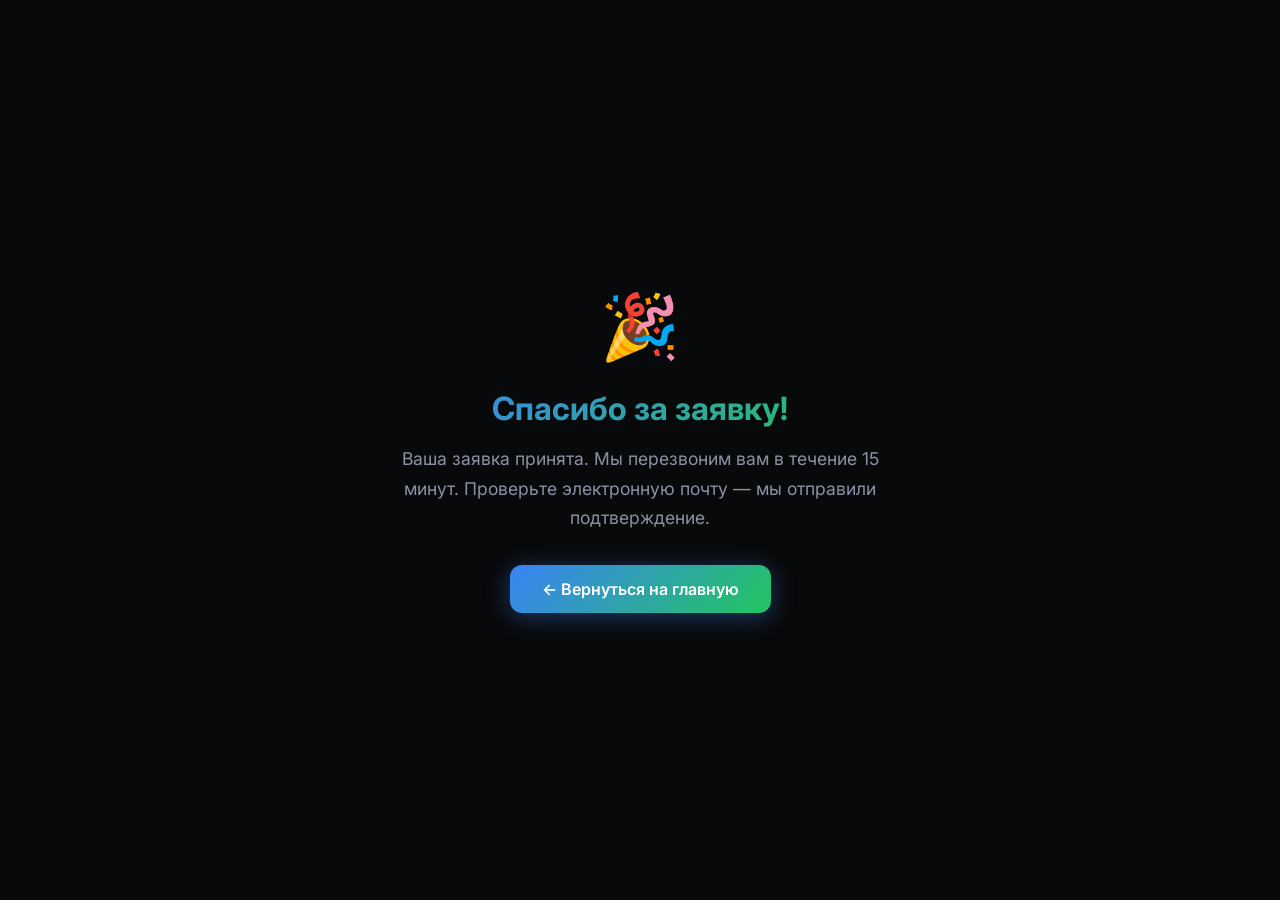
<file: thanks.html>
<!DOCTYPE html>
<html lang="ru">
<head>
  <meta charset="UTF-8">
  <meta name="viewport" content="width=device-width, initial-scale=1.0">
  <title>Спасибо за заявку!</title>
  <link rel="preconnect" href="https://fonts.googleapis.com">
  <link rel="preconnect" href="https://fonts.gstatic.com" crossorigin>
  <link href="https://fonts.googleapis.com/css2?family=Inter:wght@400;500;600;700&display=swap" rel="stylesheet">
  <style>
    * { margin: 0; padding: 0; box-sizing: border-box; }
    body {
      font-family: 'Inter', sans-serif;
      background: #08090A;
      color: #F0F2F5;
      min-height: 100vh;
      display: flex;
      align-items: center;
      justify-content: center;
      text-align: center;
      padding: 24px;
    }
    .thanks-container { max-width: 500px; }
    .thanks-icon { font-size: 4rem; margin-bottom: 24px; animation: bounce 1s ease-in-out; }
    .thanks-title {
      font-size: 2rem; font-weight: 700; margin-bottom: 16px;
      background: linear-gradient(135deg, #3B82F6, #22C55E);
      -webkit-background-clip: text; -webkit-text-fill-color: transparent;
    }
    .thanks-text { color: #8B92A5; font-size: 1.1rem; line-height: 1.7; margin-bottom: 32px; }
    .btn {
      display: inline-flex; align-items: center; gap: 8px;
      padding: 14px 32px; font-family: 'Inter', sans-serif;
      font-size: 1rem; font-weight: 600; border: none;
      border-radius: 12px; cursor: pointer; text-decoration: none;
      background: linear-gradient(135deg, #3B82F6, #22C55E);
      color: white; box-shadow: 0 4px 24px rgba(59,130,246,0.4);
      transition: all 0.3s;
    }
    .btn:hover { transform: translateY(-2px); box-shadow: 0 8px 40px rgba(59,130,246,0.5); }
    @keyframes bounce { 0%, 100% { transform: translateY(0); } 50% { transform: translateY(-20px); } }
  </style>
</head>
<body>
  <div class="thanks-container">
    <div class="thanks-icon">🎉</div>
    <h1 class="thanks-title">Спасибо за заявку!</h1>
    <p class="thanks-text">
      Ваша заявка принята. Мы перезвоним вам в течение 15 минут.
      Проверьте электронную почту — мы отправили подтверждение.
    </p>
    <a href="/" class="btn">← Вернуться на главную</a>
  </div>
</body>
</html>
</file>
<file: css/style.css>
/* =============================================
   MARKETING COURSES LANDING PAGE — STYLE.CSS
   Purple #8B5CF6 | Neon Lime #CCFF00 | Dark #08090C
   ============================================= */

/* --- RESET & BASE --- */
*, *::before, *::after {
  margin: 0;
  padding: 0;
  box-sizing: border-box;
}

:root {
  --dark: #08090C;
  --dark-card: #141721;
  --dark-elevated: #1A1D28;
  --dark-border: #222736;
  --neon-lime: #CCFF00;
  --cyan: #00B4D8;
  --purple: #8B5CF6;
  --gradient-main: linear-gradient(135deg, #8B5CF6, #CCFF00);
  --gradient-text: linear-gradient(135deg, #CCFF00, #8B5CF6, #CCFF00);
  --text: #E5E5E5;
  --text-dim: #A0A0A0;
  --white: #FFFFFF;
  --glass-bg: rgba(31, 36, 48, 0.6);
  --glass-border: rgba(139, 92, 246, 0.15);
  --glow-purple: 0 0 30px rgba(139, 92, 246, 0.3);
  --glow-lime: 0 0 30px rgba(204, 255, 0, 0.3);
  --radius: 16px;
  --radius-sm: 10px;
  --radius-lg: 24px;
  --transition: 0.3s cubic-bezier(0.4, 0, 0.2, 1);
  --max-w: 1200px;
}

html {
  scroll-behavior: smooth;
  font-size: 16px;
}

body {
  font-family: 'Syne', 'Inter', -apple-system, BlinkMacSystemFont, sans-serif;
  background: var(--dark);
  color: var(--text);
  line-height: 1.6;
  overflow-x: hidden;
  -webkit-font-smoothing: antialiased;
}

a { color: inherit; text-decoration: none; }
ul { list-style: none; }
img { max-width: 100%; display: block; }
button { font-family: inherit; cursor: pointer; border: none; background: none; }
input, textarea { font-family: inherit; }

.container {
  max-width: var(--max-w);
  margin: 0 auto;
  padding: 0 24px;
}

/* --- UTILITY --- */
.gradient-text {
  background: var(--gradient-text);
  background-size: 200% auto;
  -webkit-background-clip: text;
  -webkit-text-fill-color: transparent;
  background-clip: text;
  animation: gradientShift 4s ease-in-out infinite;
}

@keyframes gradientShift {
  0%, 100% { background-position: 0% center; }
  50% { background-position: 100% center; }
}

.section-label {
  font-family: 'JetBrains Mono', monospace;
  font-size: 0.75rem;
  text-transform: uppercase;
  letter-spacing: 3px;
  color: var(--cyan);
  margin-bottom: 12px;
}

.section-title {
  font-family: 'Space Grotesk', sans-serif;
  font-size: clamp(1.8rem, 4vw, 2.8rem);
  font-weight: 700;
  color: var(--white);
  margin-bottom: 16px;
}

.section-subtitle {
  font-size: 1.05rem;
  color: var(--text-dim);
  max-width: 600px;
  margin: 0 auto 48px;
}

.section-header { text-align: center; margin-bottom: 56px; }

.btn {
  display: inline-flex;
  align-items: center;
  justify-content: center;
  gap: 8px;
  padding: 14px 32px;
  border-radius: 50px;
  font-weight: 600;
  font-size: 0.95rem;
  transition: var(--transition);
  position: relative;
  overflow: hidden;
}

.btn-primary {
  background: var(--gradient-main);
  color: var(--white);
  box-shadow: 0 4px 24px rgba(139, 92, 246, 0.35);
}

.btn-primary:hover {
  transform: translateY(-2px);
  box-shadow: 0 8px 32px rgba(139, 92, 246, 0.5);
}

.btn-primary::after {
  content: '';
  position: absolute;
  inset: 0;
  background: linear-gradient(135deg, rgba(255,255,255,0.2), transparent);
  opacity: 0;
  transition: var(--transition);
}

.btn-primary:hover::after { opacity: 1; }

.btn-outline {
  border: 1px solid var(--glass-border);
  color: var(--text);
  background: var(--glass-bg);
  backdrop-filter: blur(12px);
}

.btn-outline:hover {
  border-color: var(--purple);
  background: rgba(139, 92, 246, 0.1);
  transform: translateY(-2px);
}

/* --- SCROLL REVEAL --- */
.reveal {
  opacity: 0;
  transform: translateY(40px);
  transition: opacity 0.7s cubic-bezier(0.4, 0, 0.2, 1), transform 0.7s cubic-bezier(0.4, 0, 0.2, 1);
}

.reveal.visible {
  opacity: 1;
  transform: translateY(0);
}

.reveal-delay-1 { transition-delay: 0.1s; }
.reveal-delay-2 { transition-delay: 0.2s; }
.reveal-delay-3 { transition-delay: 0.3s; }
.reveal-delay-4 { transition-delay: 0.4s; }

/* =============================================
   NAVIGATION
   ============================================= */
.nav {
  position: fixed;
  top: 0;
  left: 0;
  right: 0;
  z-index: 1000;
  padding: 16px 0;
  transition: var(--transition);
}

.nav.scrolled {
  background: rgba(8, 9, 12, 0.8);
  backdrop-filter: blur(20px);
  -webkit-backdrop-filter: blur(20px);
  border-bottom: 1px solid var(--glass-border);
  padding: 10px 0;
}

.nav .container {
  display: flex;
  align-items: center;
  justify-content: space-between;
}

.nav-logo {
  font-family: 'Space Grotesk', sans-serif;
  font-size: 1.4rem;
  font-weight: 700;
  display: flex;
  align-items: center;
  gap: 8px;
}

.nav-logo span { color: var(--purple); }

.nav-logo-icon {
  width: 36px;
  height: 36px;
  background: var(--gradient-main);
  border-radius: 10px;
  display: flex;
  align-items: center;
  justify-content: center;
  font-size: 1.1rem;
}

.nav-links {
  display: flex;
  align-items: center;
  gap: 32px;
}

.nav-links a {
  font-size: 0.9rem;
  color: var(--text-dim);
  transition: var(--transition);
  position: relative;
}

.nav-links a::after {
  content: '';
  position: absolute;
  bottom: -4px;
  left: 0;
  width: 0;
  height: 2px;
  background: var(--gradient-main);
  transition: width 0.3s ease;
}

.nav-links a:hover { color: var(--white); }
.nav-links a:hover::after { width: 100%; }

.nav-cta {
  padding: 10px 24px !important;
  font-size: 0.85rem !important;
}

.nav-burger {
  display: none;
  flex-direction: column;
  gap: 5px;
  padding: 8px;
}

.nav-burger span {
  width: 24px;
  height: 2px;
  background: var(--text);
  border-radius: 2px;
  transition: var(--transition);
}

/* =============================================
   HERO
   ============================================= */
.hero {
  min-height: 100vh;
  display: flex;
  align-items: center;
  padding: 120px 0 80px;
  position: relative;
  overflow: hidden;
}

.hero::before {
  content: '';
  position: absolute;
  top: -40%;
  left: -20%;
  width: 800px;
  height: 800px;
  background: radial-gradient(circle, rgba(139, 92, 246, 0.12) 0%, transparent 70%);
  pointer-events: none;
}

.hero::after {
  content: '';
  position: absolute;
  bottom: -30%;
  right: -10%;
  width: 600px;
  height: 600px;
  background: radial-gradient(circle, rgba(204, 255, 0, 0.08) 0%, transparent 70%);
  pointer-events: none;
}

.hero .container {
  display: grid;
  grid-template-columns: 1fr 1fr;
  gap: 60px;
  align-items: center;
}

.hero-content { position: relative; z-index: 1; }

.hero-badge {
  display: inline-flex;
  align-items: center;
  gap: 8px;
  padding: 8px 16px;
  border-radius: 50px;
  border: 1px solid var(--glass-border);
  background: var(--glass-bg);
  backdrop-filter: blur(12px);
  font-size: 0.8rem;
  color: var(--text-dim);
  margin-bottom: 24px;
  animation: fadeInUp 0.6s ease forwards;
}

.hero-badge-dot {
  width: 8px;
  height: 8px;
  background: #22C55E;
  border-radius: 50%;
  animation: pulse 2s ease infinite;
}

@keyframes pulse {
  0%, 100% { opacity: 1; transform: scale(1); }
  50% { opacity: 0.6; transform: scale(1.3); }
}

.hero-title {
  font-family: 'Space Grotesk', sans-serif;
  font-size: clamp(2.4rem, 5vw, 3.8rem);
  font-weight: 700;
  line-height: 1.15;
  margin-bottom: 20px;
  animation: fadeInUp 0.6s 0.1s ease both;
}

.hero-description {
  font-size: 1.1rem;
  color: var(--text-dim);
  margin-bottom: 32px;
  max-width: 480px;
  animation: fadeInUp 0.6s 0.2s ease both;
}

.hero-buttons {
  display: flex;
  gap: 16px;
  margin-bottom: 48px;
  animation: fadeInUp 0.6s 0.3s ease both;
}

.hero-stats {
  display: flex;
  gap: 40px;
  animation: fadeInUp 0.6s 0.4s ease both;
}

.hero-stat-value {
  font-family: 'Space Grotesk', sans-serif;
  font-size: 1.8rem;
  font-weight: 700;
  color: var(--white);
}

.hero-stat-label {
  font-size: 0.8rem;
  color: var(--text-dim);
  margin-top: 4px;
}

@keyframes fadeInUp {
  from { opacity: 0; transform: translateY(30px); }
  to { opacity: 1; transform: translateY(0); }
}

/* Hero visual */
.hero-visual {
  position: relative;
  z-index: 1;
  animation: fadeInUp 0.8s 0.3s ease both;
}

.hero-card {
  background: var(--glass-bg);
  backdrop-filter: blur(20px);
  border: 1px solid var(--glass-border);
  border-radius: var(--radius-lg);
  padding: 32px;
  position: relative;
  overflow: hidden;
}

.hero-card::before {
  content: '';
  position: absolute;
  top: 0;
  left: 0;
  right: 0;
  height: 2px;
  background: var(--gradient-main);
}

.hero-card-header {
  display: flex;
  align-items: center;
  gap: 12px;
  margin-bottom: 24px;
}

.hero-card-avatar {
  width: 44px;
  height: 44px;
  border-radius: 12px;
  background: var(--gradient-main);
  display: flex;
  align-items: center;
  justify-content: center;
  font-size: 1.2rem;
}

.hero-card-name {
  font-weight: 600;
  color: var(--white);
  font-size: 0.95rem;
}

.hero-card-role {
  font-size: 0.8rem;
  color: var(--text-dim);
}

.hero-card-progress { margin-bottom: 20px; }

.progress-label {
  display: flex;
  justify-content: space-between;
  font-size: 0.8rem;
  margin-bottom: 8px;
  color: var(--text-dim);
}

.progress-bar {
  height: 6px;
  background: var(--dark-elevated);
  border-radius: 3px;
  overflow: hidden;
}

.progress-fill {
  height: 100%;
  background: var(--gradient-main);
  border-radius: 3px;
  width: 0;
  transition: width 1.5s cubic-bezier(0.4, 0, 0.2, 1);
}

.progress-fill.animated { width: 78%; }

.hero-card-modules {
  display: grid;
  grid-template-columns: 1fr 1fr;
  gap: 10px;
}

.module-chip {
  display: flex;
  align-items: center;
  gap: 8px;
  padding: 10px 14px;
  background: var(--dark-elevated);
  border-radius: var(--radius-sm);
  font-size: 0.78rem;
  color: var(--text-dim);
  border: 1px solid var(--dark-border);
}

.module-chip-icon {
  width: 28px;
  height: 28px;
  border-radius: 8px;
  display: flex;
  align-items: center;
  justify-content: center;
  font-size: 0.85rem;
  flex-shrink: 0;
}

.module-chip-icon.purple { background: rgba(139, 92, 246, 0.15); }
.module-chip-icon.cyan { background: rgba(204, 255, 0, 0.15); }

/* Floating badge */
.hero-floating-badge {
  position: absolute;
  bottom: -20px;
  right: -20px;
  background: var(--dark-card);
  border: 1px solid var(--glass-border);
  border-radius: var(--radius);
  padding: 16px 20px;
  display: flex;
  align-items: center;
  gap: 12px;
  animation: float 3s ease-in-out infinite;
  box-shadow: var(--glow-purple);
}

@keyframes float {
  0%, 100% { transform: translateY(0); }
  50% { transform: translateY(-8px); }
}

.hero-floating-badge-icon {
  width: 40px;
  height: 40px;
  background: rgba(34, 197, 94, 0.15);
  border-radius: 10px;
  display: flex;
  align-items: center;
  justify-content: center;
  font-size: 1.1rem;
}

.hero-floating-badge-text {
  font-size: 0.8rem;
  color: var(--text-dim);
}

.hero-floating-badge-value {
  font-weight: 700;
  color: #22C55E;
  font-size: 1rem;
}

/* =============================================
   BENTO GRID
   ============================================= */
.bento {
  padding: 100px 0;
  position: relative;
}

.bento-grid {
  display: grid;
  grid-template-columns: 1fr 1fr;
  gap: 20px;
}

.bento-card {
  background: var(--glass-bg);
  backdrop-filter: blur(16px);
  border: 1px solid var(--glass-border);
  border-radius: var(--radius-lg);
  padding: 36px;
  position: relative;
  overflow: hidden;
  transition: var(--transition);
  min-height: 280px;
  display: flex;
  flex-direction: column;
}

.bento-card:hover {
  border-color: var(--purple);
  transform: translateY(-4px);
  box-shadow: var(--glow-purple);
}

.bento-card::before {
  content: '';
  position: absolute;
  top: 0;
  left: 0;
  right: 0;
  height: 1px;
  background: var(--gradient-main);
  opacity: 0;
  transition: var(--transition);
}

.bento-card:hover::before { opacity: 1; }

.bento-card-icon {
  width: 56px;
  height: 56px;
  border-radius: 14px;
  display: flex;
  align-items: center;
  justify-content: center;
  font-size: 1.5rem;
  margin-bottom: 20px;
}

.bento-card-icon.purple { background: rgba(139, 92, 246, 0.12); }
.bento-card-icon.cyan { background: rgba(204, 255, 0, 0.12); }

.bento-card-title {
  font-family: 'Space Grotesk', sans-serif;
  font-size: 1.3rem;
  font-weight: 700;
  color: var(--white);
  margin-bottom: 10px;
}

.bento-card-text {
  font-size: 0.9rem;
  color: var(--text-dim);
  margin-bottom: 20px;
  line-height: 1.7;
}

.bento-card-tags {
  display: flex;
  flex-wrap: wrap;
  gap: 8px;
  margin-top: auto;
}

.bento-tag {
  padding: 5px 12px;
  border-radius: 50px;
  font-size: 0.72rem;
  font-family: 'JetBrains Mono', monospace;
  border: 1px solid var(--dark-border);
  color: var(--text-dim);
  background: var(--dark-elevated);
  transition: var(--transition);
}

.bento-card:hover .bento-tag {
  border-color: rgba(139, 92, 246, 0.3);
  color: var(--text);
}

/* Animated elements inside bento cards */
.bento-anim {
  position: absolute;
  bottom: 20px;
  right: 20px;
  opacity: 0.5;
  pointer-events: none;
}

.bento-anim-circles {
  display: flex;
  gap: 6px;
}

.bento-anim-circle {
  width: 12px;
  height: 12px;
  border-radius: 50%;
  animation: bentoFloat 2s ease-in-out infinite;
}

.bento-anim-circle:nth-child(1) {
  background: var(--purple);
  animation-delay: 0s;
}

.bento-anim-circle:nth-child(2) {
  background: var(--cyan);
  animation-delay: 0.3s;
}

.bento-anim-circle:nth-child(3) {
  background: var(--purple);
  animation-delay: 0.6s;
}

@keyframes bentoFloat {
  0%, 100% { transform: translateY(0); }
  50% { transform: translateY(-6px); }
}

.bento-anim-bars {
  display: flex;
  align-items: flex-end;
  gap: 4px;
  height: 40px;
}

.bento-anim-bar {
  width: 6px;
  border-radius: 3px;
  background: var(--gradient-main);
  animation: barGrow 1.5s ease-in-out infinite;
}

.bento-anim-bar:nth-child(1) { height: 20px; animation-delay: 0s; }
.bento-anim-bar:nth-child(2) { height: 30px; animation-delay: 0.2s; }
.bento-anim-bar:nth-child(3) { height: 15px; animation-delay: 0.4s; }
.bento-anim-bar:nth-child(4) { height: 35px; animation-delay: 0.6s; }
.bento-anim-bar:nth-child(5) { height: 25px; animation-delay: 0.8s; }

@keyframes barGrow {
  0%, 100% { transform: scaleY(1); }
  50% { transform: scaleY(0.5); }
}

.bento-anim-dots {
  display: grid;
  grid-template-columns: repeat(3, 8px);
  gap: 6px;
}

.bento-anim-dot {
  width: 8px;
  height: 8px;
  border-radius: 50%;
  background: var(--cyan);
  opacity: 0.4;
  animation: dotPulse 2s ease-in-out infinite;
}

.bento-anim-dot:nth-child(odd) { animation-delay: 0.5s; }

@keyframes dotPulse {
  0%, 100% { opacity: 0.4; transform: scale(1); }
  50% { opacity: 1; transform: scale(1.2); }
}

.bento-anim-chart {
  display: flex;
  align-items: flex-end;
  gap: 3px;
  height: 36px;
}

.bento-anim-line {
  width: 3px;
  border-radius: 2px;
  background: var(--purple);
  animation: lineGrow 1.8s ease-in-out infinite;
}

.bento-anim-line:nth-child(1) { height: 10px; animation-delay: 0s; }
.bento-anim-line:nth-child(2) { height: 18px; animation-delay: 0.1s; }
.bento-anim-line:nth-child(3) { height: 14px; animation-delay: 0.2s; }
.bento-anim-line:nth-child(4) { height: 24px; animation-delay: 0.3s; }
.bento-anim-line:nth-child(5) { height: 20px; animation-delay: 0.4s; }
.bento-anim-line:nth-child(6) { height: 28px; animation-delay: 0.5s; }
.bento-anim-line:nth-child(7) { height: 22px; animation-delay: 0.6s; }

@keyframes lineGrow {
  0%, 100% { transform: scaleY(1); }
  50% { transform: scaleY(0.4); }
}

/* =============================================
   STEPS
   ============================================= */
.steps {
  padding: 100px 0;
  position: relative;
}

.steps-grid {
  display: grid;
  grid-template-columns: repeat(4, 1fr);
  gap: 24px;
  position: relative;
}

.steps-grid::before {
  content: '';
  position: absolute;
  top: 44px;
  left: 12.5%;
  right: 12.5%;
  height: 2px;
  background: linear-gradient(90deg, var(--purple), var(--cyan));
  opacity: 0.3;
}

.step-card {
  text-align: center;
  position: relative;
}

.step-number {
  width: 56px;
  height: 56px;
  border-radius: 50%;
  background: var(--dark-card);
  border: 2px solid var(--dark-border);
  display: flex;
  align-items: center;
  justify-content: center;
  margin: 0 auto 20px;
  font-family: 'Space Grotesk', sans-serif;
  font-size: 1.2rem;
  font-weight: 700;
  color: var(--purple);
  position: relative;
  z-index: 1;
  transition: var(--transition);
}

.step-card:hover .step-number {
  background: var(--gradient-main);
  color: var(--white);
  border-color: transparent;
  box-shadow: var(--glow-purple);
}

.step-icon {
  font-size: 1.6rem;
  margin-bottom: 12px;
}

.step-title {
  font-family: 'Space Grotesk', sans-serif;
  font-size: 1.05rem;
  font-weight: 600;
  color: var(--white);
  margin-bottom: 8px;
}

.step-text {
  font-size: 0.85rem;
  color: var(--text-dim);
  line-height: 1.6;
}

/* =============================================
   PRICING
   ============================================= */
.pricing {
  padding: 100px 0;
  position: relative;
}

.pricing-grid {
  display: grid;
  grid-template-columns: repeat(3, 1fr);
  gap: 24px;
  align-items: stretch;
}

.pricing-card {
  background: var(--glass-bg);
  backdrop-filter: blur(16px);
  border: 1px solid var(--glass-border);
  border-radius: var(--radius-lg);
  padding: 36px;
  display: flex;
  flex-direction: column;
  transition: var(--transition);
  position: relative;
  overflow: hidden;
}

.pricing-card:hover {
  transform: translateY(-6px);
}

.pricing-card.featured {
  border-color: var(--purple);
  background: rgba(139, 92, 246, 0.06);
}

.pricing-card.featured::before {
  content: '';
  position: absolute;
  top: 0;
  left: 0;
  right: 0;
  height: 3px;
  background: var(--gradient-main);
}

.pricing-badge {
  position: absolute;
  top: 16px;
  right: 16px;
  padding: 4px 12px;
  border-radius: 50px;
  font-size: 0.7rem;
  font-weight: 600;
  background: var(--gradient-main);
  color: var(--white);
}

.pricing-name {
  font-family: 'Space Grotesk', sans-serif;
  font-size: 1.2rem;
  font-weight: 700;
  color: var(--white);
  margin-bottom: 8px;
}

.pricing-desc {
  font-size: 0.85rem;
  color: var(--text-dim);
  margin-bottom: 24px;
}

.pricing-price {
  margin-bottom: 28px;
}

.pricing-value {
  font-family: 'Space Grotesk', sans-serif;
  font-size: 2.6rem;
  font-weight: 700;
  color: var(--white);
}

.pricing-currency {
  font-size: 1rem;
  color: var(--text-dim);
  font-weight: 400;
}

.pricing-period {
  font-size: 0.8rem;
  color: var(--text-dim);
}

.pricing-features {
  margin-bottom: 32px;
  flex: 1;
}

.pricing-feature {
  display: flex;
  align-items: center;
  gap: 10px;
  padding: 10px 0;
  font-size: 0.88rem;
  color: var(--text-dim);
  border-bottom: 1px solid var(--dark-border);
}

.pricing-feature:last-child { border-bottom: none; }

.pricing-check {
  color: #22C55E;
  font-size: 1rem;
  flex-shrink: 0;
}

.pricing-card .btn { width: 100%; }

/* =============================================
   TESTIMONIALS
   ============================================= */
.testimonials {
  padding: 100px 0;
}

.testimonials-grid {
  display: grid;
  grid-template-columns: repeat(3, 1fr);
  gap: 24px;
}

.testimonial-card {
  background: var(--glass-bg);
  backdrop-filter: blur(16px);
  border: 1px solid var(--glass-border);
  border-radius: var(--radius-lg);
  padding: 32px;
  transition: var(--transition);
}

.testimonial-card:hover {
  border-color: rgba(139, 92, 246, 0.3);
  transform: translateY(-4px);
}

.testimonial-stars {
  display: flex;
  gap: 2px;
  margin-bottom: 16px;
  color: #FBBF24;
  font-size: 0.9rem;
}

.testimonial-text {
  font-size: 0.92rem;
  color: var(--text);
  line-height: 1.7;
  margin-bottom: 20px;
  font-style: italic;
}

.testimonial-author {
  display: flex;
  align-items: center;
  gap: 12px;
}

.testimonial-avatar {
  width: 44px;
  height: 44px;
  border-radius: 50%;
  display: flex;
  align-items: center;
  justify-content: center;
  font-size: 1.1rem;
  font-weight: 700;
  color: var(--white);
}

.testimonial-avatar.p1 { background: var(--gradient-main); }
.testimonial-avatar.p2 { background: linear-gradient(135deg, var(--cyan), #3B82F6); }
.testimonial-avatar.p3 { background: linear-gradient(135deg, #F59E0B, #EF4444); }

.testimonial-name {
  font-weight: 600;
  font-size: 0.9rem;
  color: var(--white);
}

.testimonial-role {
  font-size: 0.78rem;
  color: var(--text-dim);
}

/* =============================================
   FAQ
   ============================================= */
.faq {
  padding: 100px 0;
}

.faq-list {
  max-width: 720px;
  margin: 0 auto;
}

.faq-item {
  border: 1px solid var(--dark-border);
  border-radius: var(--radius);
  margin-bottom: 12px;
  overflow: hidden;
  transition: var(--transition);
}

.faq-item.active {
  border-color: rgba(139, 92, 246, 0.3);
}

.faq-question {
  display: flex;
  align-items: center;
  justify-content: space-between;
  padding: 20px 24px;
  cursor: pointer;
  transition: var(--transition);
  width: 100%;
  text-align: left;
  color: var(--white);
  font-weight: 500;
  font-size: 0.95rem;
}

.faq-question:hover { color: var(--purple); }

.faq-icon {
  width: 28px;
  height: 28px;
  border-radius: 8px;
  background: var(--dark-elevated);
  display: flex;
  align-items: center;
  justify-content: center;
  font-size: 1rem;
  color: var(--text-dim);
  transition: var(--transition);
  flex-shrink: 0;
}

.faq-item.active .faq-icon {
  background: var(--gradient-main);
  color: var(--white);
  transform: rotate(45deg);
}

.faq-answer {
  max-height: 0;
  overflow: hidden;
  transition: max-height 0.4s cubic-bezier(0.4, 0, 0.2, 1);
}

.faq-answer-inner {
  padding: 0 24px 20px;
  font-size: 0.88rem;
  color: var(--text-dim);
  line-height: 1.7;
}

/* =============================================
   FORM
   ============================================= */
.form-section {
  padding: 100px 0;
}

.form-wrapper {
  max-width: 600px;
  margin: 0 auto;
  background: var(--glass-bg);
  backdrop-filter: blur(20px);
  border: 1px solid var(--glass-border);
  border-radius: var(--radius-lg);
  padding: 48px;
  position: relative;
  overflow: hidden;
}

.form-wrapper::before {
  content: '';
  position: absolute;
  top: 0;
  left: 0;
  right: 0;
  height: 2px;
  background: var(--gradient-main);
}

.form-group {
  margin-bottom: 20px;
}

.form-label {
  display: block;
  font-size: 0.85rem;
  font-weight: 500;
  color: var(--text);
  margin-bottom: 8px;
}

.form-input,
.form-textarea {
  width: 100%;
  padding: 14px 18px;
  background: var(--dark-elevated);
  border: 1px solid var(--dark-border);
  border-radius: var(--radius-sm);
  color: var(--white);
  font-size: 0.9rem;
  transition: var(--transition);
  outline: none;
}

.form-input:focus,
.form-textarea:focus {
  border-color: var(--purple);
  box-shadow: 0 0 0 3px rgba(139, 92, 246, 0.15);
}

.form-textarea { resize: vertical; min-height: 100px; }

.form-input::placeholder,
.form-textarea::placeholder {
  color: var(--text-dim);
  opacity: 0.6;
}

.form-row {
  display: grid;
  grid-template-columns: 1fr 1fr;
  gap: 16px;
}

/* =============================================
   FOOTER
   ============================================= */
.footer {
  border-top: 1px solid var(--dark-border);
  padding: 60px 0 32px;
}

.footer-grid {
  display: grid;
  grid-template-columns: 2fr 1fr 1fr 1fr;
  gap: 48px;
  margin-bottom: 48px;
}

.footer-brand { }

.footer-brand-name {
  font-family: 'Space Grotesk', sans-serif;
  font-size: 1.3rem;
  font-weight: 700;
  margin-bottom: 12px;
}

.footer-brand-desc {
  font-size: 0.85rem;
  color: var(--text-dim);
  line-height: 1.7;
  max-width: 280px;
  margin-bottom: 20px;
}

.footer-socials {
  display: flex;
  gap: 12px;
}

.footer-social {
  width: 40px;
  height: 40px;
  border-radius: 10px;
  background: var(--dark-elevated);
  border: 1px solid var(--dark-border);
  display: flex;
  align-items: center;
  justify-content: center;
  font-size: 0.9rem;
  color: var(--text-dim);
  transition: var(--transition);
}

.footer-social:hover {
  border-color: var(--purple);
  color: var(--white);
  background: rgba(139, 92, 246, 0.1);
}

.footer-col-title {
  font-family: 'Space Grotesk', sans-serif;
  font-size: 0.9rem;
  font-weight: 600;
  color: var(--white);
  margin-bottom: 16px;
}

.footer-col a {
  display: block;
  font-size: 0.85rem;
  color: var(--text-dim);
  padding: 5px 0;
  transition: var(--transition);
}

.footer-col a:hover { color: var(--purple); }

.footer-bottom {
  display: flex;
  align-items: center;
  justify-content: space-between;
  padding-top: 24px;
  border-top: 1px solid var(--dark-border);
  font-size: 0.8rem;
  color: var(--text-dim);
}

/* =============================================
   FLOATING CHAT
   ============================================= */
.chat-buttons {
  position: fixed;
  bottom: 24px;
  right: 24px;
  z-index: 999;
  display: flex;
  flex-direction: column;
  gap: 12px;
  align-items: flex-end;
}

.chat-btn {
  width: 56px;
  height: 56px;
  border-radius: 50%;
  display: flex;
  align-items: center;
  justify-content: center;
  font-size: 1.3rem;
  color: var(--white);
  box-shadow: 0 4px 24px rgba(0, 0, 0, 0.4);
  transition: var(--transition);
  position: relative;
}

.chat-btn:hover {
  transform: scale(1.1);
}

.chat-btn-tg {
  background: #2AABEE;
}

.chat-btn-wa {
  background: #25D366;
}

.chat-btn-chat {
  background: var(--gradient-main);
  box-shadow: var(--glow-purple);
}

.chat-btn-tooltip {
  position: absolute;
  right: 68px;
  top: 50%;
  transform: translateY(-50%);
  padding: 8px 14px;
  background: var(--dark-card);
  border: 1px solid var(--dark-border);
  border-radius: 8px;
  font-size: 0.75rem;
  white-space: nowrap;
  color: var(--text);
  opacity: 0;
  pointer-events: none;
  transition: var(--transition);
}

.chat-btn:hover .chat-btn-tooltip {
  opacity: 1;
}

/* =============================================
   RESPONSIVE
   ============================================= */
@media (max-width: 1024px) {
  .hero .container {
    grid-template-columns: 1fr;
    gap: 48px;
  }

  .hero-visual {
    max-width: 500px;
    margin: 0 auto;
  }

  .bento-grid {
    grid-template-columns: 1fr 1fr;
  }

  .steps-grid {
    grid-template-columns: repeat(2, 1fr);
  }

  .steps-grid::before { display: none; }

  .pricing-grid {
    grid-template-columns: repeat(2, 1fr);
  }

  .pricing-card:last-child {
    grid-column: 1 / -1;
    max-width: 400px;
    margin: 0 auto;
    width: 100%;
  }

  .footer-grid {
    grid-template-columns: 1fr 1fr;
    gap: 32px;
  }
}

@media (max-width: 768px) {
  .nav-links { display: none; }

  .nav-burger { display: flex; }

  .nav-links.active {
    display: flex;
    flex-direction: column;
    position: absolute;
    top: 100%;
    left: 0;
    right: 0;
    background: rgba(8, 9, 12, 0.95);
    backdrop-filter: blur(20px);
    padding: 24px;
    border-bottom: 1px solid var(--glass-border);
    gap: 16px;
  }

  .hero { padding: 100px 0 60px; }

  .hero-title {
    font-size: clamp(1.8rem, 6vw, 2.6rem);
  }

  .hero-buttons { flex-direction: column; }
  .hero-buttons .btn { width: 100%; }

  .hero-stats { flex-wrap: wrap; gap: 24px; }

  .bento-grid {
    grid-template-columns: 1fr;
  }

  .steps-grid {
    grid-template-columns: 1fr;
    gap: 32px;
  }

  .pricing-grid {
    grid-template-columns: 1fr;
    max-width: 400px;
    margin: 0 auto;
  }

  .pricing-card:last-child {
    max-width: none;
  }

  .testimonials-grid {
    grid-template-columns: 1fr;
  }

  .form-row {
    grid-template-columns: 1fr;
  }

  .form-wrapper {
    padding: 32px 24px;
  }

  .footer-grid {
    grid-template-columns: 1fr;
    gap: 32px;
  }

  .footer-bottom {
    flex-direction: column;
    gap: 12px;
    text-align: center;
  }
}

@media (max-width: 480px) {
  .hero-stats {
    flex-direction: column;
    gap: 16px;
  }

  .hero-card-modules {
    grid-template-columns: 1fr;
  }
}

/* =============================================
   EXTRA ANIMATIONS
   ============================================= */
@keyframes glow {
  0%, 100% { box-shadow: 0 0 20px rgba(139, 92, 246, 0.2); }
  50% { box-shadow: 0 0 40px rgba(139, 92, 246, 0.4); }
}

.glow-pulse { animation: glow 3s ease-in-out infinite; }

/* Custom scrollbar */
::-webkit-scrollbar { width: 8px; }
::-webkit-scrollbar-track { background: var(--dark); }
::-webkit-scrollbar-thumb {
  background: var(--dark-elevated);
  border-radius: 4px;
}
::-webkit-scrollbar-thumb:hover { background: var(--purple); }

/* Selection */
::selection {
  background: rgba(139, 92, 246, 0.3);
  color: var(--white);
}
</file>
